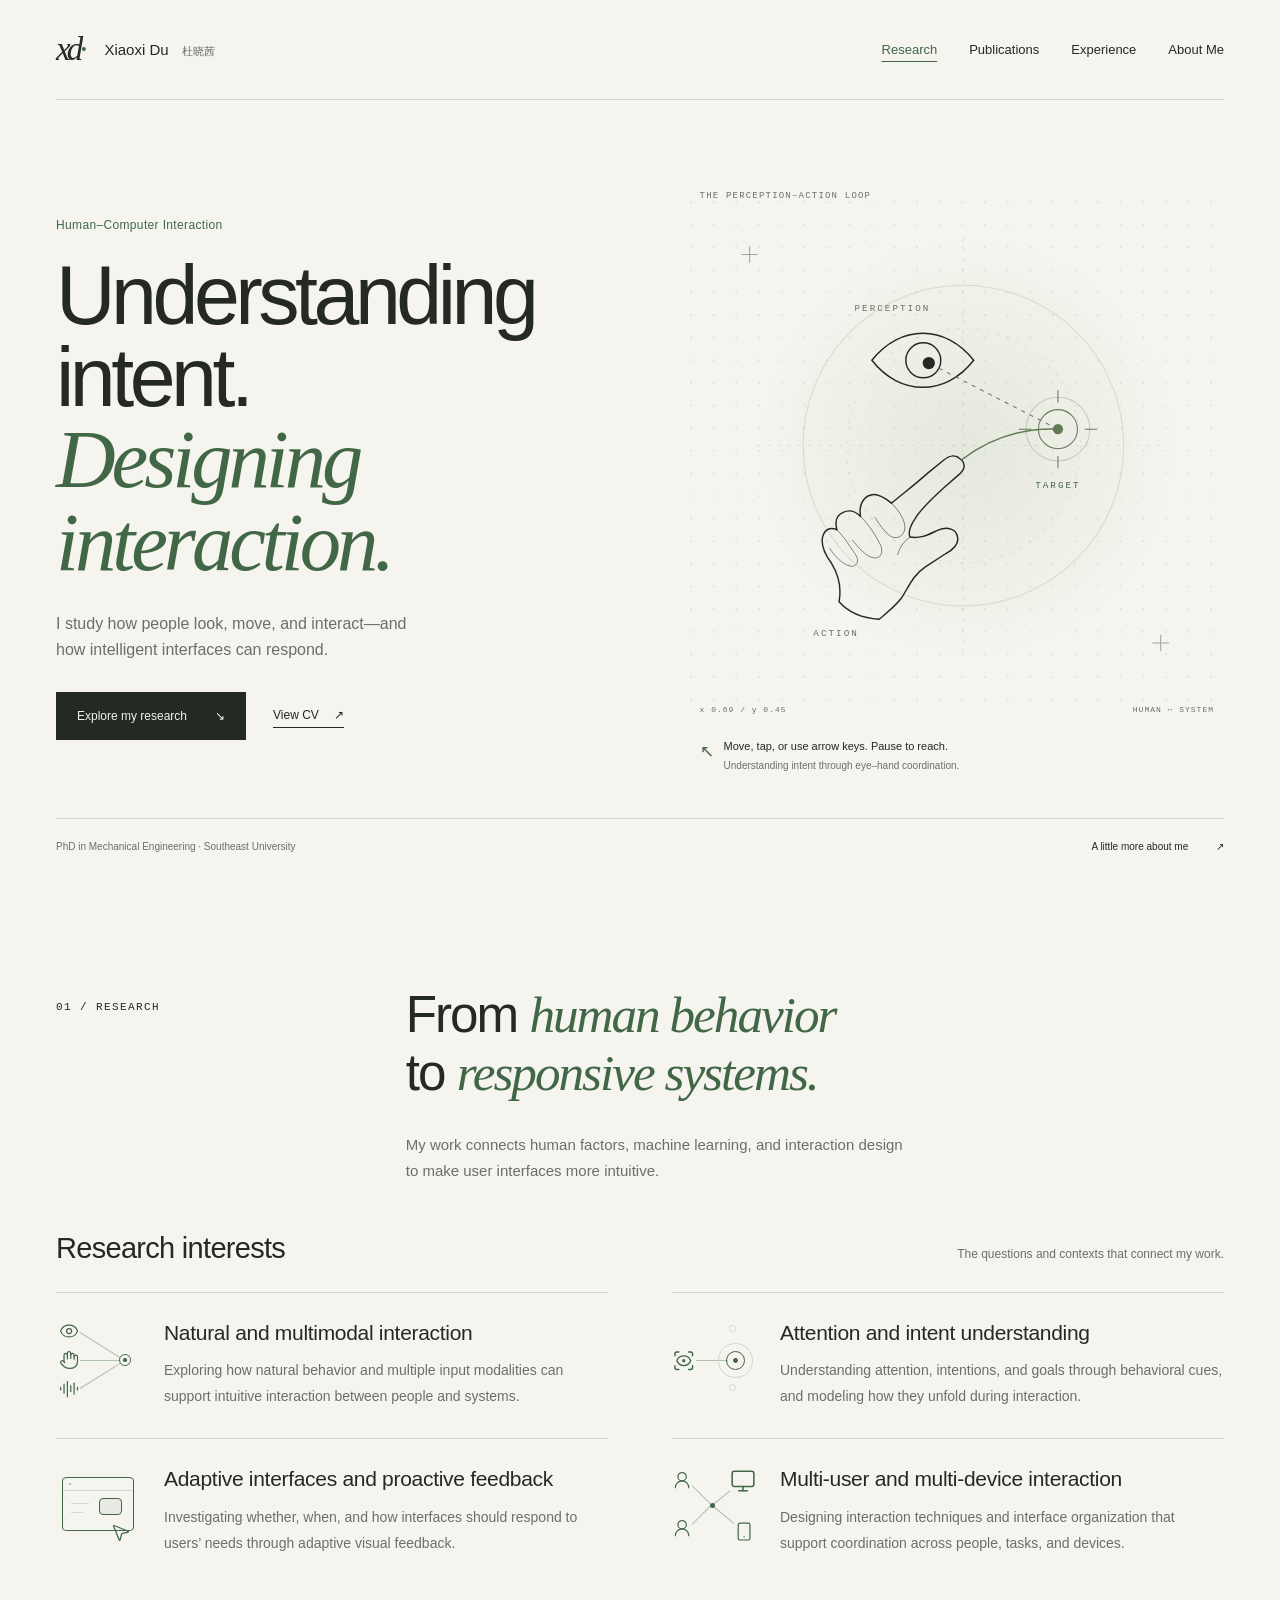
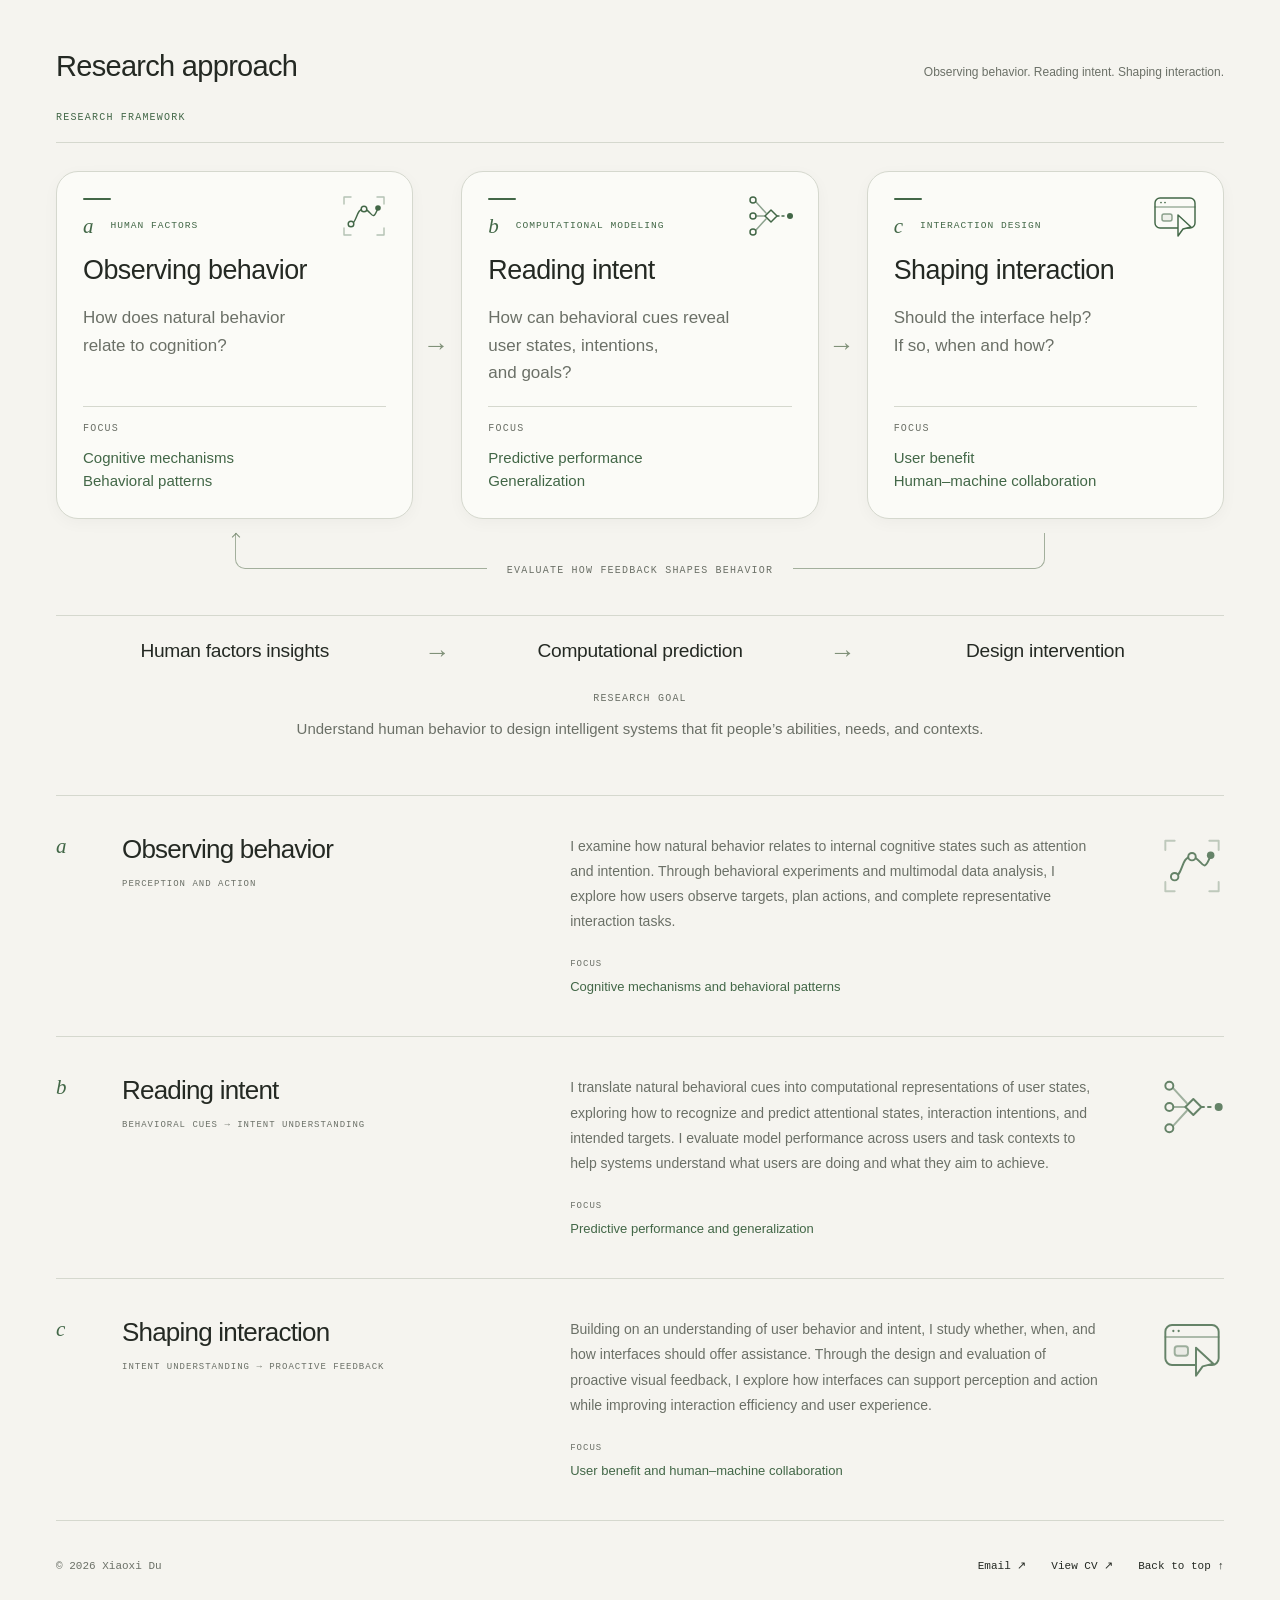
<file: index.html>
<!doctype html>
<html lang="en">
<head>
  <meta charset="utf-8">
  <meta name="viewport" content="width=device-width, initial-scale=1">
  <meta name="description" content="Xiaoxi Du researches human–computer interaction, multimodal intent recognition, and adaptive interfaces in virtual reality. PhD, Southeast University.">
  <meta name="theme-color" content="#f5f4ef">
  <meta property="og:title" content="Xiaoxi Du — Human–Computer Interaction">
  <meta property="og:description" content="Understanding intent. Designing interaction. Research at the intersection of human behavior, intelligent systems, and design.">
  <meta property="og:type" content="website">
  <title>Xiaoxi Du — Human–Computer Interaction</title>
  <link rel="icon" href="./favicon.svg" type="image/svg+xml">
  <link rel="stylesheet" href="./styles.css?v=about-20261112">
  <script src="./app.js?v=publications-20261111" defer></script>
  <link rel="stylesheet" href="./pages.css?v=20261112-research-details">
  <script src="./site.js?v=20261112-pages" defer></script>
  <link rel="stylesheet" href="./research.css?v=20261112-composite">
  <script src="./research.js?v=20261112-composite" defer></script>
</head>
<body data-page="research">
  <a class="skip-link" href="#main">Skip to content</a>
  <header class="header wrap site-header">
    <a class="identity" href="./index.html" aria-label="Xiaoxi Du, home"><span class="monogram" aria-hidden="true">xd<span>·</span></span><span>Xiaoxi Du <span class="name-zh" lang="zh">杜晓茜</span></span></a>
    <nav class="site-nav" aria-label="Main navigation"><a href="./index.html" aria-current="page">Research</a><a href="./publications.html">Publications</a><a href="./experience.html">Experience</a><a href="./about.html">About Me</a></nav>
  </header>
  <main id="main">
    <section class="hero wrap" aria-labelledby="hero-title">
      <div class="hero-grid">
        <div class="hero-copy">
          <p class="hero-kicker">Human–Computer Interaction</p>
          <h1 id="hero-title">Understanding<br>intent.<br><em>Designing</em><br><em>interaction.</em></h1>
          <p class="hero-description">I study how people look, move, and interact—and how intelligent interfaces can respond.</p>
          <div class="hero-links"><a class="button" href="#research">Explore my research <span aria-hidden="true">↘</span></a><a class="text-link" href="./cv.html">View CV <span aria-hidden="true">↗</span></a></div>
        </div>
        <div class="interaction-panel">
          <div class="figure-top"><span>THE PERCEPTION–ACTION LOOP</span></div>
          <div class="intent-stage" id="intent-stage" role="group" aria-label="Perception–action loop. Move your pointer, tap, or use arrow keys to position the target. Pause to let the hand approach." tabindex="0">
            <svg viewBox="0 0 520 490" fill="none" aria-hidden="true" id="intent-svg">
              <defs><pattern id="dots" width="22" height="22" patternUnits="userSpaceOnUse"><circle cx="1" cy="1" r=".8" fill="currentColor" opacity=".15"/></pattern><radialGradient id="glow"><stop stop-color="#91ac79" stop-opacity=".16"/><stop offset="1" stop-color="#91ac79" stop-opacity="0"/></radialGradient></defs>
              <rect width="520" height="490" fill="url(#dots)"/>
              <circle cx="270" cy="240" r="205" fill="url(#glow)"/>
              <circle cx="266" cy="238" r="156" stroke="currentColor" stroke-opacity=".12"/>
              <circle cx="266" cy="238" r="114" stroke="currentColor" stroke-opacity=".08" stroke-dasharray="3 7"/>
              <path d="M65 238H466M266 36V441" stroke="currentColor" stroke-opacity=".1" stroke-dasharray="3 7"/>
              <g id="hand-figure" stroke="currentColor" stroke-linecap="round" stroke-linejoin="round">
                <path d="M145 390 C148 374 144 363 138 353 C132 345 127 336 129 327 C131 319 137 317 143 320 C141 313 142 306 149 303 C155 300 161 302 166 307 C164 297 168 288 176 286 C183 284 191 290 196 294 C208 284 220 275 231 265 L247 252 C253 247 259 247 263 251 C268 255 268 260 263 265 L247 279 C236 289 225 299 219 309 C215 315 212 322 214 327 C225 329 233 324 242 320 C251 316 259 320 260 326 C262 332 258 338 249 343 L229 356 C217 364 213 375 206 386 C199 395 191 401 184 407 C166 406 153 399 145 390 Z" stroke-width="1.4"/>
                <path d="M196 294 C203 301 210 311 209 319 C208 326 201 330 195 326 C189 322 184 314 180 308 M166 307 C175 316 181 326 185 334 C189 342 185 349 178 347 C171 346 163 336 158 330 M143 320 C151 328 156 337 161 344 C166 351 161 357 155 355 C148 353 141 346 136 338 M214 327 Q205 333 202 344" stroke-width=".95" stroke-opacity=".56"/>
              </g>
              <path d="M177 155C204 120 249 120 276 155C249 190 204 190 177 155Z" stroke="currentColor" stroke-width="1.4"/>
              <circle cx="227" cy="155" r="17" stroke="currentColor" stroke-width="1.4"/>
              <circle id="pupil" cx="227" cy="155" r="6" fill="currentColor"/>
              <path id="gaze-line" d="M248 161L358 222" stroke="#607b53" stroke-width="1" stroke-dasharray="4 5"/>
              <path id="hand-line" d="M264 252Q308 216 358 222" stroke="#607b53" stroke-width="1.5"/>
              <g id="intent-target" transform="translate(358 222)"><circle r="31" stroke="#607b53" stroke-opacity=".3"/><circle r="19" stroke="#607b53"/><circle r="5" fill="#607b53"/><path d="M-38 0H-26M26 0H38M0-38V-26M0 26V38" stroke="#607b53"/></g>
              <text x="160" y="107" class="diagram-label">PERCEPTION</text><text x="120" y="423" class="diagram-label">ACTION</text><text id="target-label" x="358" y="280" text-anchor="middle" class="diagram-label accent-label">TARGET</text>
              <path d="M50 52H66M58 44V60M450 430H466M458 422V438" stroke="currentColor" stroke-opacity=".4"/>
            </svg>
            <div class="stage-coordinate" aria-hidden="true"><span id="coordinate">x .69 / y .45</span><span>HUMAN ↔ SYSTEM</span></div>
          </div>
          <p class="figure-caption"><span class="caption-arrow" aria-hidden="true">↖</span> Move, tap, or use arrow keys. Pause to reach.<br><span class="caption-muted">Understanding intent through eye–hand coordination.</span></p>
        </div>
      </div>
      <div class="hero-foot"><span>PhD in Mechanical Engineering · Southeast University</span><a href="./about.html">A little more about me <span aria-hidden="true">↗</span></a></div>
    </section>

    <section id="research" class="research section wrap" aria-labelledby="research-title">
      <div class="section-heading"><span class="eyebrow">01 / RESEARCH</span><h2 id="research-title">From <em>human behavior</em><br>to <em>responsive systems.</em></h2></div>
      <p class="section-intro">My work connects human factors, machine learning, and interaction design to make user interfaces more intuitive.</p>
      <section id="research-interests" class="research-interests" aria-labelledby="interests-title">
        <div class="research-part-heading"><h3 id="interests-title">Research interests</h3><p>The questions and contexts that connect my work.</p></div>
        <!-- Pictograms adapted from Lucide; see LICENSE-LUCIDE.txt. -->
        <div class="research-interest-grid">
          <article class="research-interest">
            <button type="button" class="interest-graphic" disabled aria-label="Animate the convergence of gaze, gesture, and voice cues"><span class="interest-diagram" aria-hidden="true">
                <span class="interest-connector interest-input-top"></span><span class="interest-connector interest-input-middle"></span><span class="interest-connector interest-input-bottom"></span>
                <span class="interest-symbol interest-source-eye"><svg xmlns="http://www.w3.org/2000/svg" width="16" height="16" viewBox="0 0 24 24" fill="none" stroke="currentColor" stroke-width="2" stroke-linecap="round" stroke-linejoin="round" aria-hidden="true"><path d="M2.062 12.348a1 1 0 0 1 0-.696 10.75 10.75 0 0 1 19.876 0 1 1 0 0 1 0 .696 10.75 10.75 0 0 1-19.876 0"></path><circle cx="12" cy="12" r="3"></circle></svg></span><span class="interest-symbol interest-source-hand"><svg xmlns="http://www.w3.org/2000/svg" width="16" height="16" viewBox="0 0 24 24" fill="none" stroke="currentColor" stroke-width="2" stroke-linecap="round" stroke-linejoin="round" aria-hidden="true"><path d="M18 11V6a2 2 0 0 0-2-2a2 2 0 0 0-2 2"></path><path d="M14 10V4a2 2 0 0 0-2-2a2 2 0 0 0-2 2v2"></path><path d="M10 10.5V6a2 2 0 0 0-2-2a2 2 0 0 0-2 2v8"></path><path d="M18 8a2 2 0 1 1 4 0v6a8 8 0 0 1-8 8h-2c-2.8 0-4.5-.86-5.99-2.34l-3.6-3.6a2 2 0 0 1 2.83-2.82L7 15"></path></svg></span><span class="interest-symbol interest-source-audio"><svg xmlns="http://www.w3.org/2000/svg" width="16" height="16" viewBox="0 0 24 24" fill="none" stroke="currentColor" stroke-width="2" stroke-linecap="round" stroke-linejoin="round" aria-hidden="true"><path d="M2 10v3"></path><path d="M6 6v11"></path><path d="M10 3v18"></path><path d="M14 8v7"></path><path d="M18 5v13"></path><path d="M22 10v3"></path></svg></span>
                <span class="interest-symbol interest-merge"></span><span class="interest-signal interest-signal-top"></span><span class="interest-signal interest-signal-middle"></span><span class="interest-signal interest-signal-bottom"></span>
              </span></button>
            <div class="research-interest-copy"><h4>Natural and multimodal interaction</h4><p>Exploring how natural behavior and multiple input modalities can support intuitive interaction between people and systems.</p></div>
          </article>
          <article class="research-interest">
            <button type="button" class="interest-graphic" disabled aria-label="Animate attention focusing on an intended target"><span class="interest-diagram" aria-hidden="true">
                <span class="interest-connector interest-attention-path"></span><span class="interest-symbol interest-attention-eye"><svg xmlns="http://www.w3.org/2000/svg" width="16" height="16" viewBox="0 0 24 24" fill="none" stroke="currentColor" stroke-width="2" stroke-linecap="round" stroke-linejoin="round" aria-hidden="true"><path d="M3 7V5a2 2 0 0 1 2-2h2"></path><path d="M17 3h2a2 2 0 0 1 2 2v2"></path><path d="M21 17v2a2 2 0 0 1-2 2h-2"></path><path d="M7 21H5a2 2 0 0 1-2-2v-2"></path><circle cx="12" cy="12" r="1"></circle><path d="M18.944 12.33a1 1 0 0 0 0-.66 7.5 7.5 0 0 0-13.888 0 1 1 0 0 0 0 .66 7.5 7.5 0 0 0 13.888 0"></path></svg></span>
                <span class="interest-target-faint interest-target-upper"></span><span class="interest-target-faint interest-target-lower"></span><span class="interest-target-halo"></span><span class="interest-target-focus"></span><span class="interest-signal interest-attention-signal"></span>
              </span></button>
            <div class="research-interest-copy"><h4>Attention and intent understanding</h4><p>Understanding attention, intentions, and goals through behavioral cues, and modeling how they unfold during interaction.</p></div>
          </article>
          <article class="research-interest">
            <button type="button" class="interest-graphic" disabled aria-label="Animate visual feedback responding to a pointer"><span class="interest-diagram" aria-hidden="true">
                <span class="interest-window"><span class="interest-window-top"></span><span class="interest-window-dot"></span><span class="interest-window-line one"></span><span class="interest-window-line two"></span><span class="interest-feedback"></span><span class="interest-symbol interest-feedback-check"><svg xmlns="http://www.w3.org/2000/svg" width="16" height="16" viewBox="0 0 24 24" fill="none" stroke="currentColor" stroke-width="2" stroke-linecap="round" stroke-linejoin="round" aria-hidden="true"><path d="M20 6 9 17l-5-5"></path></svg></span></span>
                <span class="interest-symbol interest-pointer"><svg xmlns="http://www.w3.org/2000/svg" width="16" height="16" viewBox="0 0 24 24" fill="none" stroke="currentColor" stroke-width="2" stroke-linecap="round" stroke-linejoin="round" aria-hidden="true"><path d="M4.037 4.688a.495.495 0 0 1 .651-.651l16 6.5a.5.5 0 0 1-.063.947l-6.124 1.58a2 2 0 0 0-1.438 1.435l-1.579 6.126a.5.5 0 0 1-.947.063z"></path></svg></span>
              </span></button>
            <div class="research-interest-copy"><h4>Adaptive interfaces and proactive feedback</h4><p>Investigating whether, when, and how interfaces should respond to users’ needs through adaptive visual feedback.</p></div>
          </article>
          <article class="research-interest">
            <button type="button" class="interest-graphic" disabled aria-label="Animate coordination between people and devices"><span class="interest-diagram" aria-hidden="true">
                <span class="interest-connector interest-network-a"></span><span class="interest-connector interest-network-b"></span><span class="interest-connector interest-network-c"></span><span class="interest-connector interest-network-d"></span>
                <span class="interest-symbol interest-person-top"><svg xmlns="http://www.w3.org/2000/svg" width="16" height="16" viewBox="0 0 24 24" fill="none" stroke="currentColor" stroke-width="2" stroke-linecap="round" stroke-linejoin="round" aria-hidden="true"><circle cx="12" cy="8" r="5"></circle><path d="M20 21a8 8 0 0 0-16 0"></path></svg></span><span class="interest-symbol interest-person-bottom"><svg xmlns="http://www.w3.org/2000/svg" width="16" height="16" viewBox="0 0 24 24" fill="none" stroke="currentColor" stroke-width="2" stroke-linecap="round" stroke-linejoin="round" aria-hidden="true"><circle cx="12" cy="8" r="5"></circle><path d="M20 21a8 8 0 0 0-16 0"></path></svg></span>
                <span class="interest-symbol interest-monitor"><svg xmlns="http://www.w3.org/2000/svg" width="16" height="16" viewBox="0 0 24 24" fill="none" stroke="currentColor" stroke-width="2" stroke-linecap="round" stroke-linejoin="round" aria-hidden="true"><rect width="20" height="14" x="2" y="3" rx="2"></rect><line x1="8" x2="16" y1="21" y2="21"></line><line x1="12" x2="12" y1="17" y2="21"></line></svg></span><span class="interest-symbol interest-phone"><svg xmlns="http://www.w3.org/2000/svg" width="16" height="16" viewBox="0 0 24 24" fill="none" stroke="currentColor" stroke-width="2" stroke-linecap="round" stroke-linejoin="round" aria-hidden="true"><rect width="14" height="20" x="5" y="2" rx="2" ry="2"></rect><path d="M12 18h.01"></path></svg></span><span class="interest-node interest-junction"></span><span class="interest-signal interest-network-signal"></span>
              </span></button>
            <div class="research-interest-copy"><h4>Multi-user and multi-device interaction</h4><p>Designing interaction techniques and interface organization that support coordination across people, tasks, and devices.</p></div>
          </article>
        </div>
      </section>
      <div class="research-part-heading research-approach-heading"><h3 id="approach-title">Research approach</h3><p>Observing behavior. Reading intent. Shaping interaction.</p></div>
      <figure class="research-framework" aria-labelledby="framework-title">
        <figcaption id="framework-title" class="framework-heading">RESEARCH FRAMEWORK</figcaption>
        <div class="framework-stages">
          <article class="framework-card">
            <div class="framework-meta"><span class="framework-letter">a</span><span>HUMAN FACTORS</span></div>
            <svg class="framework-icon" viewBox="0 0 48 48" fill="none" stroke="currentColor" stroke-width="1.45" stroke-linecap="round" stroke-linejoin="round" aria-hidden="true"><path d="M4 12V5h7M37 5h7v7M44 36v7h-7M11 43H4v-7" opacity=".38"/><path d="M11 32C17 32 16 16 24 17S32 32 38 16"/><circle cx="11" cy="32" r="2.8" fill="#fbfbf7"/><circle cx="24" cy="17" r="2.8" fill="#fbfbf7"/><circle cx="38" cy="16" r="2.8" fill="currentColor" stroke="none"/></svg>
            <h3>Observing behavior</h3>
            <p class="framework-question">How does natural behavior<br class="framework-desktop-break"> relate to cognition?</p>
            <div class="framework-focus"><span class="framework-label">FOCUS</span><ul><li>Cognitive mechanisms</li><li>Behavioral patterns</li></ul></div>
          </article>
          <article class="framework-card">
            <div class="framework-meta"><span class="framework-letter">b</span><span>COMPUTATIONAL MODELING</span></div>
            <svg class="framework-icon" viewBox="0 0 48 48" fill="none" stroke="currentColor" stroke-width="1.45" stroke-linecap="round" stroke-linejoin="round" aria-hidden="true"><path d="M10 10L20 21M10 24h9M10 38l10-11" opacity=".6"/><path d="M31 24h10" stroke-dasharray="2 3"/><circle cx="7" cy="8" r="3"/><circle cx="7" cy="24" r="3"/><circle cx="7" cy="40" r="3"/><path d="M19 24l6-6 6 6-6 6z"/><circle cx="44" cy="24" r="3" fill="currentColor" stroke="none"/></svg>
            <h3>Reading intent</h3>
            <p class="framework-question">How can behavioral cues reveal<br class="framework-desktop-break"> user states, intentions,<br class="framework-desktop-break"> and goals?</p>
            <div class="framework-focus"><span class="framework-label">FOCUS</span><ul><li>Predictive performance</li><li>Generalization</li></ul></div>
          </article>
          <article class="framework-card">
            <div class="framework-meta"><span class="framework-letter">c</span><span>INTERACTION DESIGN</span></div>
            <svg class="framework-icon" viewBox="0 0 48 48" fill="none" stroke="currentColor" stroke-width="1.45" stroke-linecap="round" stroke-linejoin="round" aria-hidden="true"><rect x="4" y="6" width="40" height="30" rx="5"/><path d="M4 15h40" opacity=".5"/><circle cx="10" cy="10.5" r=".85" fill="currentColor" stroke="none"/><circle cx="14" cy="10.5" r=".85" fill="currentColor" stroke="none"/><rect x="11" y="22" width="10" height="7" rx="2" fill="currentColor" fill-opacity=".07" stroke-opacity=".6"/><path d="M27 23v21l5-7 8-2z" fill="#fbfbf7"/></svg>
            <h3>Shaping interaction</h3>
            <p class="framework-question">Should the interface help?<br class="framework-desktop-break"> If so, when and how?</p>
            <div class="framework-focus"><span class="framework-label">FOCUS</span><ul><li>User benefit</li><li>Human–machine collaboration</li></ul></div>
          </article>
        </div>
        <div class="framework-loop">
          <span class="framework-loop-line" aria-hidden="true"></span>
          <p><span class="framework-return" aria-hidden="true">↺</span> EVALUATE HOW FEEDBACK SHAPES BEHAVIOR</p>
        </div>
        <ol class="framework-process" aria-label="Research approach"><li>Human factors insights</li><li>Computational prediction</li><li>Design intervention</li></ol>
        <p class="framework-goal"><span class="framework-label">RESEARCH GOAL</span>Understand human behavior to design intelligent systems that fit people’s abilities, needs, and contexts.</p>
      </figure>
      <div class="research-list">
        <article class="research-row">
          <span class="row-number">a</span>
          <div class="research-title"><h3>Observing behavior</h3><span>PERCEPTION AND ACTION</span></div>
          <div class="research-detail">
            <p>I examine how natural behavior relates to internal cognitive states such as attention and intention. Through behavioral experiments and multimodal data analysis, I explore how users observe targets, plan actions, and complete representative interaction tasks.</p>
            <div class="research-focus"><span>FOCUS</span><p>Cognitive mechanisms and behavioral patterns</p></div>
          </div>
          <svg class="research-glyph" viewBox="0 0 48 48" fill="none" stroke="currentColor" stroke-width="1.45" stroke-linecap="round" stroke-linejoin="round" aria-hidden="true"><path d="M4 12V5h7M37 5h7v7M44 36v7h-7M11 43H4v-7" opacity=".38"/><path d="M11 32C17 32 16 16 24 17S32 32 38 16"/><circle cx="11" cy="32" r="2.8" fill="var(--paper)"/><circle cx="24" cy="17" r="2.8" fill="var(--paper)"/><circle cx="38" cy="16" r="2.8" fill="currentColor" stroke="none"/></svg>
        </article>
        <article class="research-row">
          <span class="row-number">b</span>
          <div class="research-title"><h3>Reading intent</h3><span>BEHAVIORAL CUES → INTENT UNDERSTANDING</span></div>
          <div class="research-detail">
            <p>I translate natural behavioral cues into computational representations of user states, exploring how to recognize and predict attentional states, interaction intentions, and intended targets. I evaluate model performance across users and task contexts to help systems understand what users are doing and what they aim to achieve.</p>
            <div class="research-focus"><span>FOCUS</span><p>Predictive performance and generalization</p></div>
          </div>
          <svg class="research-glyph" viewBox="0 0 48 48" fill="none" stroke="currentColor" stroke-width="1.45" stroke-linecap="round" stroke-linejoin="round" aria-hidden="true"><path d="M10 10L20 21M10 24h9M10 38l10-11" opacity=".6"/><path d="M31 24h10" stroke-dasharray="2 3"/><circle cx="7" cy="8" r="3"/><circle cx="7" cy="24" r="3"/><circle cx="7" cy="40" r="3"/><path d="M19 24l6-6 6 6-6 6z"/><circle cx="44" cy="24" r="3" fill="currentColor" stroke="none"/></svg>
        </article>
        <article class="research-row">
          <span class="row-number">c</span>
          <div class="research-title"><h3>Shaping interaction</h3><span>INTENT UNDERSTANDING → PROACTIVE FEEDBACK</span></div>
          <div class="research-detail">
            <p>Building on an understanding of user behavior and intent, I study whether, when, and how interfaces should offer assistance. Through the design and evaluation of proactive visual feedback, I explore how interfaces can support perception and action while improving interaction efficiency and user experience.</p>
            <div class="research-focus"><span>FOCUS</span><p>User benefit and human–machine collaboration</p></div>
          </div>
          <svg class="research-glyph" viewBox="0 0 48 48" fill="none" stroke="currentColor" stroke-width="1.45" stroke-linecap="round" stroke-linejoin="round" aria-hidden="true"><rect x="4" y="6" width="40" height="30" rx="5"/><path d="M4 15h40" opacity=".5"/><circle cx="10" cy="10.5" r=".85" fill="currentColor" stroke="none"/><circle cx="14" cy="10.5" r=".85" fill="currentColor" stroke="none"/><rect x="11" y="22" width="10" height="7" rx="2" fill="currentColor" fill-opacity=".07" stroke-opacity=".6"/><path d="M27 23v21l5-7 8-2z" fill="var(--paper)"/></svg>
        </article>
      </div>
    </section>

  </main>
  <footer class="footer wrap site-footer"><span>© <span data-year>2026</span> Xiaoxi Du</span><nav class="site-footer-links" aria-label="Contact and resources"><a href="mailto:duxiaoxi@seu.edu.cn">Email <span aria-hidden="true">↗</span></a><a href="./cv.html">View CV <span aria-hidden="true">↗</span></a><a href="#main">Back to top <span aria-hidden="true">↑</span></a></nav></footer>
</body>
</html>
</file>
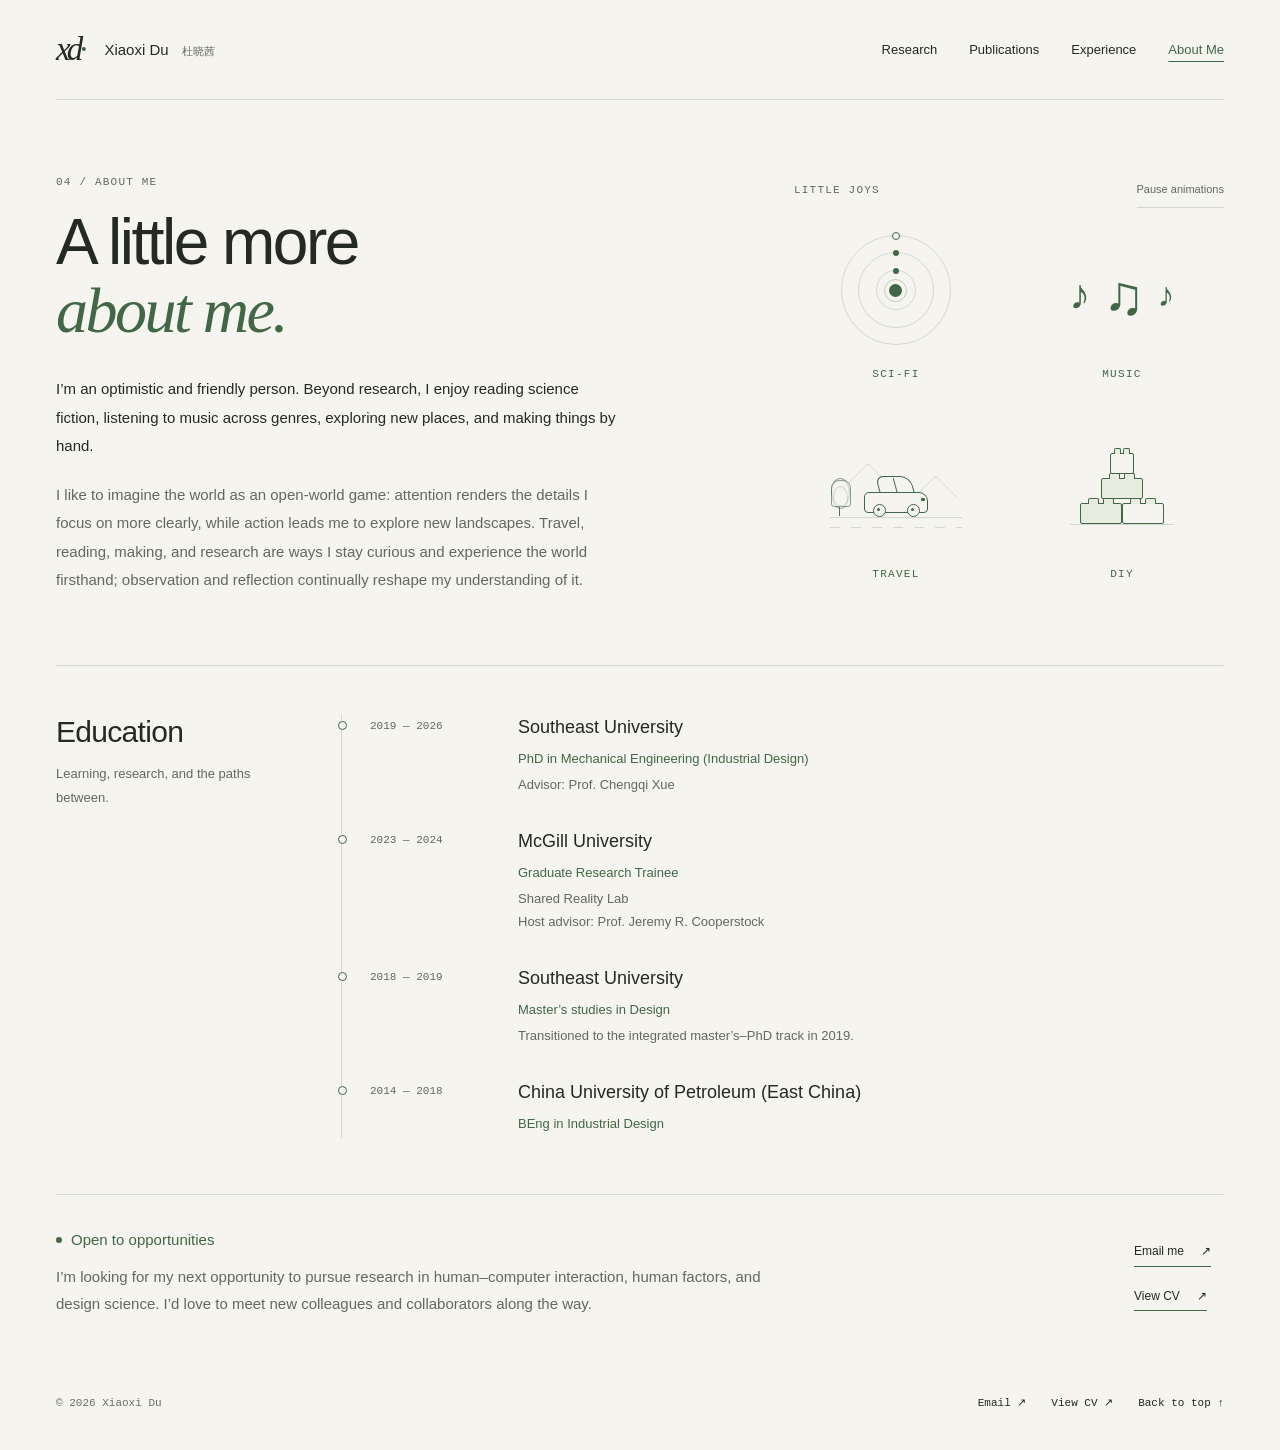
<file: about.html>
<!doctype html>
<html lang="en">
<head>
  <meta charset="utf-8">
  <meta name="viewport" content="width=device-width, initial-scale=1">
  <meta name="description" content="Meet Xiaoxi Du: an HCI researcher with a designer’s curiosity, a love of science fiction, music, travel, and making, and an interest in new research opportunities.">
  <meta name="theme-color" content="#f5f4ef">
  <meta property="og:title" content="About Me — Xiaoxi Du">
  <meta property="og:description" content="Staying curious through travel, reading, making, and research.">
  <meta property="og:type" content="website">
  <title>About Me — Xiaoxi Du</title>
  <link rel="icon" href="./favicon.svg" type="image/svg+xml">
  <link rel="stylesheet" href="./styles.css?v=about-20261112">
  <link rel="stylesheet" href="./about.css?v=20261112">
  <script src="./about.js?v=20261112" defer></script>
  <link rel="stylesheet" href="./pages.css?v=20261112-pages">
  <script src="./site.js?v=20261112-pages" defer></script>
</head>
<body data-page="about">
  <a class="skip-link" href="#main">Skip to content</a>
  <header class="header wrap site-header">
    <a class="identity" href="./index.html" aria-label="Xiaoxi Du, home"><span class="monogram" aria-hidden="true">xd<span>·</span></span><span>Xiaoxi Du <span class="name-zh" lang="zh">杜晓茜</span></span></a>
    <nav class="site-nav" aria-label="Main navigation"><a href="./index.html">Research</a><a href="./publications.html">Publications</a><a href="./experience.html">Experience</a><a href="./about.html" aria-current="page">About Me</a></nav>
  </header>
  <main id="main" class="about-page wrap">
    <div class="ab-top">
      <section class="ab-copy" aria-labelledby="ab-title">
        <div class="ab-eyebrow">04 / ABOUT ME</div>
        <h1 id="ab-title">A little more<br><em>about me.</em></h1>
        <p class="ab-personal">I’m an optimistic and friendly person. Beyond research, I enjoy reading science fiction, listening to music across genres, exploring new places, and making things by hand.</p>
        <p>I like to imagine the world as an open-world game: attention renders the details I focus on more clearly, while action leads me to explore new landscapes. Travel, reading, making, and research are ways I stay curious and experience the world firsthand; observation and reflection continually reshape my understanding of it.</p>
      </section>
      <section class="ab-interests" aria-label="Science fiction, music, travel, and making">
        <div class="ab-interests-heading"><span class="ab-eyebrow" id="ab-interests-title">LITTLE JOYS</span><button type="button" id="ab-motion-toggle" class="ab-motion" hidden aria-controls="ab-hobby-grid">Play animations</button></div>
        <div class="ab-hobbies" id="ab-hobby-grid" data-motion="paused" data-auto-motion="true">
          <figure class="ab-hobby"><div class="ab-scene" role="img" aria-label="Three planets orbit a small sun"><div class="ab-solar" aria-hidden="true"><span class="ab-sun"></span><span class="ab-orbit ab-orbit-one ab-animated"><span class="ab-planet"></span></span><span class="ab-orbit ab-orbit-two ab-animated"><span class="ab-planet"></span></span><span class="ab-orbit ab-orbit-three ab-animated"><span class="ab-planet"></span></span></div></div><figcaption>SCI-FI</figcaption></figure>
          <figure class="ab-hobby"><div class="ab-scene" role="img" aria-label="Three musical notes gently bounce"><div class="ab-notes" aria-hidden="true"><span class="ab-note ab-animated">♪</span><span class="ab-note ab-animated">♫</span><span class="ab-note ab-animated">♪</span></div></div><figcaption>MUSIC</figcaption></figure>
          <figure class="ab-hobby"><div class="ab-scene" role="img" aria-label="A small car travels past trees and distant mountains"><div class="ab-road-scene" aria-hidden="true"><div class="ab-hills ab-animated"><span class="ab-hill-segment"></span><span class="ab-hill-segment"></span></div><span class="ab-tree ab-tree-one ab-animated"></span><span class="ab-tree ab-tree-two ab-animated"></span><span class="ab-tree ab-tree-three ab-animated"></span><span class="ab-road"></span><span class="ab-road-dashes ab-animated"></span><div class="ab-car ab-animated"><span class="ab-car-roof"></span><span class="ab-car-body"></span><span class="ab-wheel ab-wheel-left ab-animated"></span><span class="ab-wheel ab-wheel-right ab-animated"></span></div></div></div><figcaption>TRAVEL</figcaption></figure>
          <figure class="ab-hobby"><div class="ab-scene" role="img" aria-label="Four building blocks stack into a small structure"><div class="ab-building" aria-hidden="true"><span class="ab-base"></span><span class="ab-brick ab-brick-one ab-animated"></span><span class="ab-brick ab-brick-two ab-animated"></span><span class="ab-brick ab-brick-three ab-animated"></span><span class="ab-brick ab-brick-four ab-animated"></span></div></div><figcaption>DIY</figcaption></figure>
        </div>
      </section>

    </div>
    <section class="ab-education" aria-labelledby="ab-education-title">
      <div class="ab-education-heading"><h2 id="ab-education-title">Education</h2><p>Learning, research, and the paths between.</p></div>
      <div class="ab-timeline">
        <article class="ab-education-entry"><span class="ab-date">2019 — 2026</span><div><h3>Southeast University</h3><p class="ab-degree">PhD in Mechanical Engineering (Industrial Design)</p><p>Advisor: Prof. Chengqi Xue</p></div></article>
        <article class="ab-education-entry"><span class="ab-date">2023 — 2024</span><div><h3>McGill University</h3><p class="ab-degree">Graduate Research Trainee</p><p>Shared Reality Lab<br>Host advisor: Prof. Jeremy R. Cooperstock</p></div></article>
        <article class="ab-education-entry"><span class="ab-date">2018 — 2019</span><div><h3>Southeast University</h3><p class="ab-degree">Master’s studies in Design</p><p>Transitioned to the integrated master’s–PhD track in 2019.</p></div></article>
        <article class="ab-education-entry"><span class="ab-date">2014 — 2018</span><div><h3>China University of Petroleum (East China)</h3><p class="ab-degree">BEng in Industrial Design</p></div></article>
      </div>
    </section>
    <section class="ab-next" id="contact" aria-labelledby="ab-open-title">
      <div><h2 class="ab-open" id="ab-open-title">Open to opportunities</h2><p>I’m looking for my next opportunity to pursue research in human–computer interaction, human factors, and design science. I’d love to meet new colleagues and collaborators along the way.</p></div>
      <div class="ab-contact"><a href="mailto:duxiaoxi@seu.edu.cn">Email me <span aria-hidden="true">↗</span></a><a href="./cv.html">View CV <span aria-hidden="true">↗</span></a></div>
    </section>
  </main>
  <footer class="footer wrap site-footer"><span>© <span data-year>2026</span> Xiaoxi Du</span><nav class="site-footer-links" aria-label="Contact and resources"><a href="mailto:duxiaoxi@seu.edu.cn">Email <span aria-hidden="true">↗</span></a><a href="./cv.html">View CV <span aria-hidden="true">↗</span></a><a href="#main">Back to top <span aria-hidden="true">↑</span></a></nav></footer>
</body>
</html>
</file>
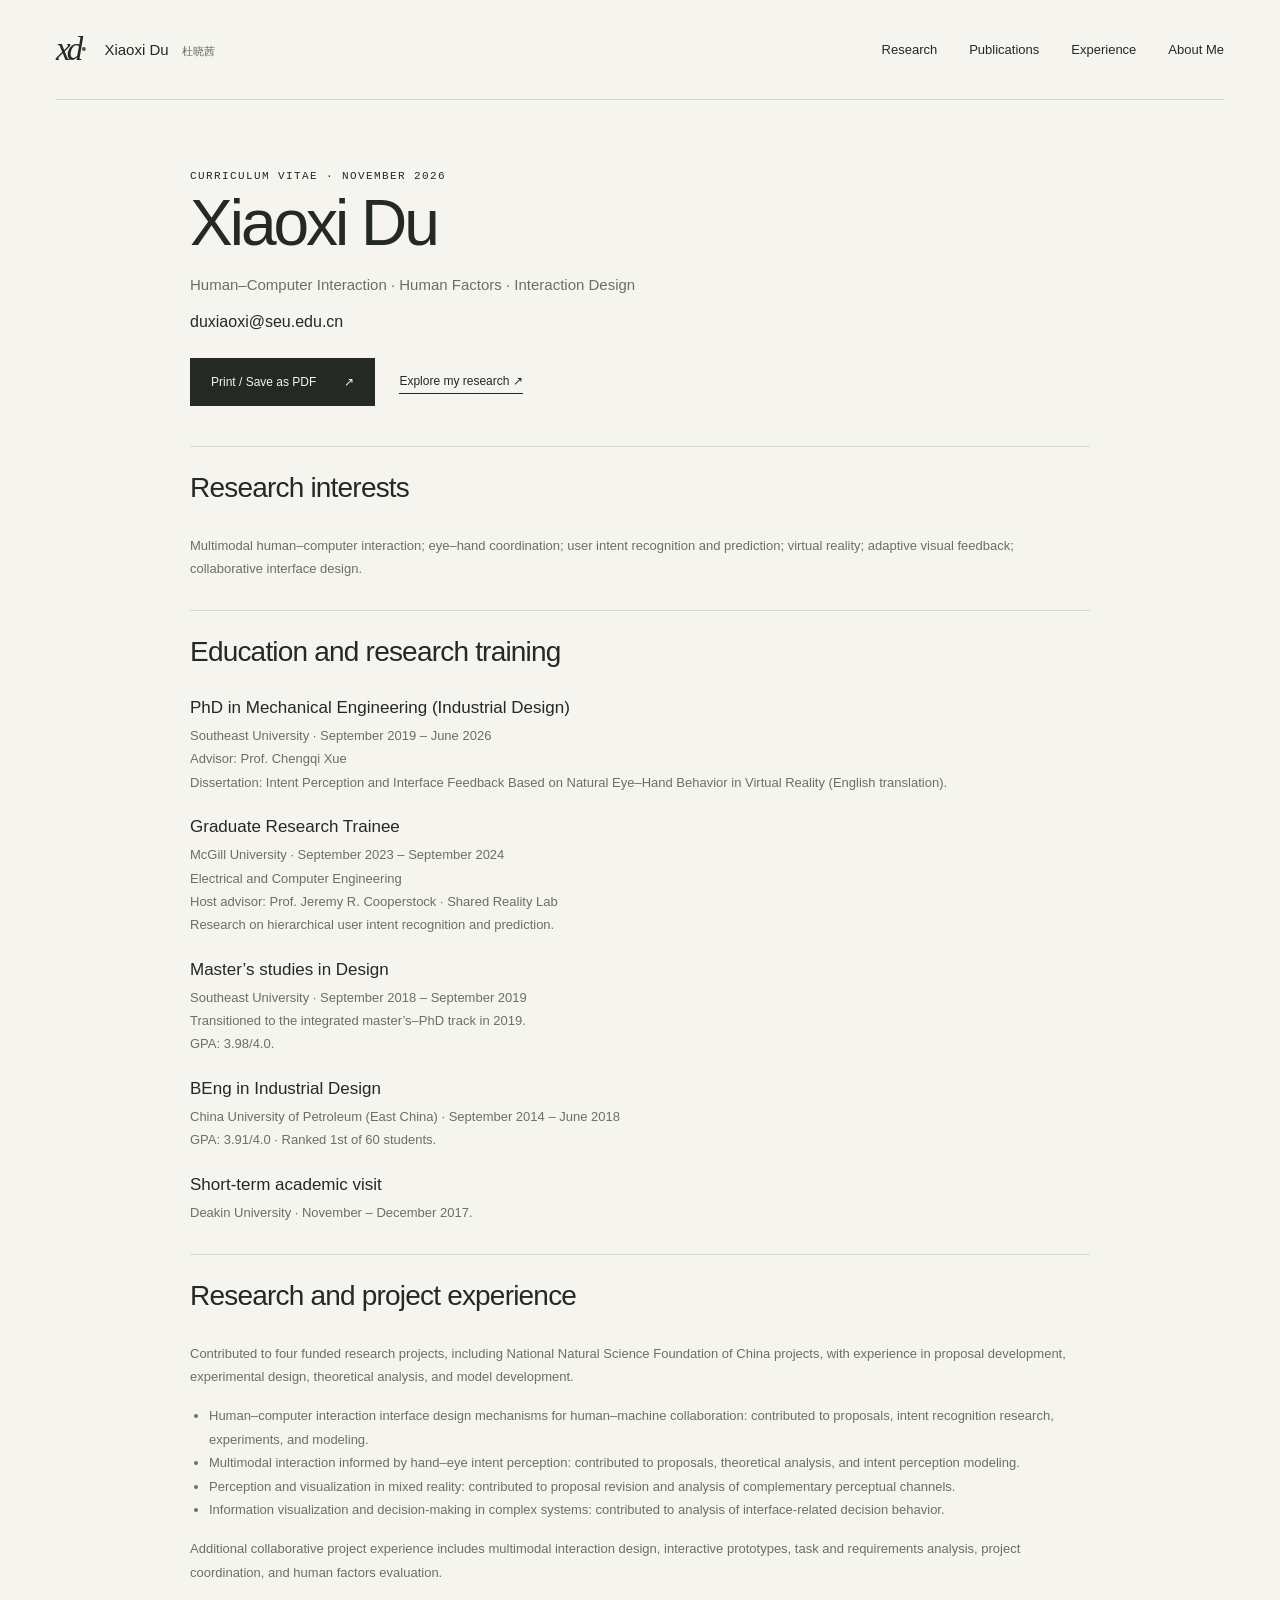
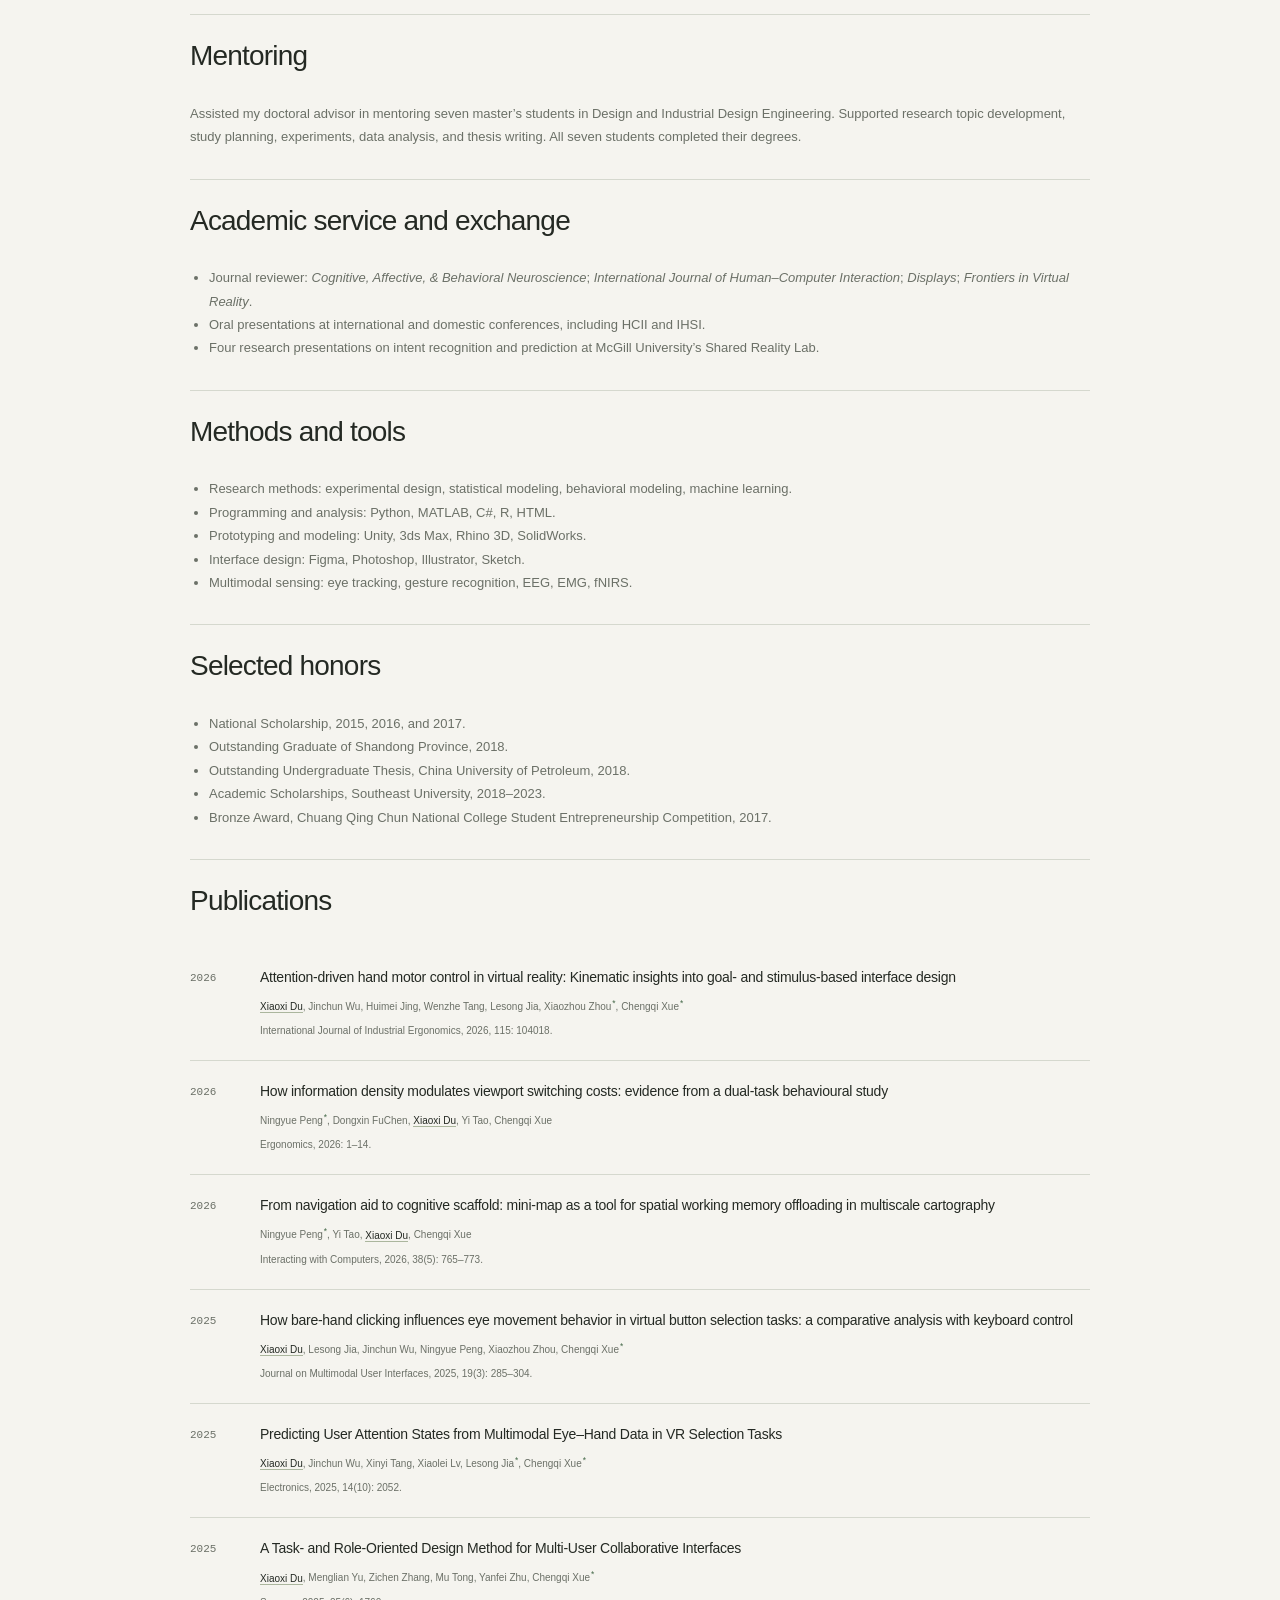
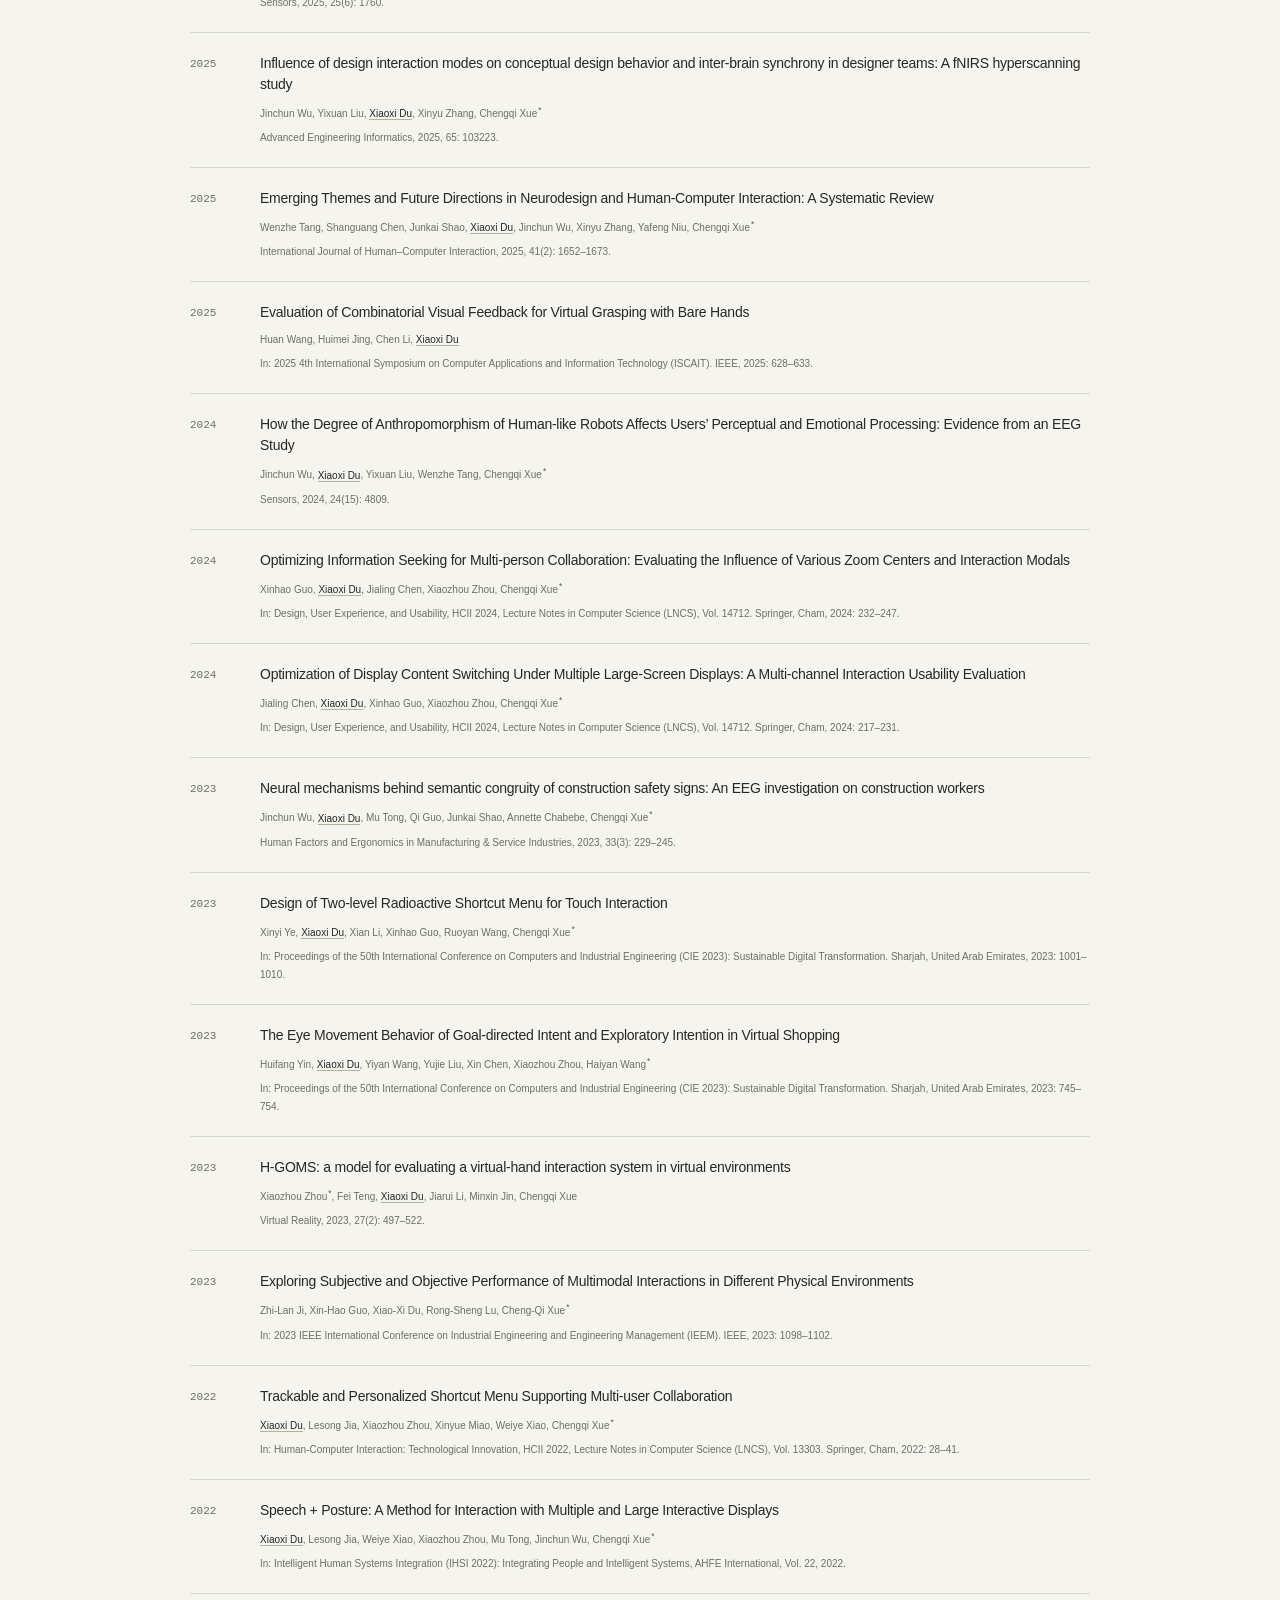
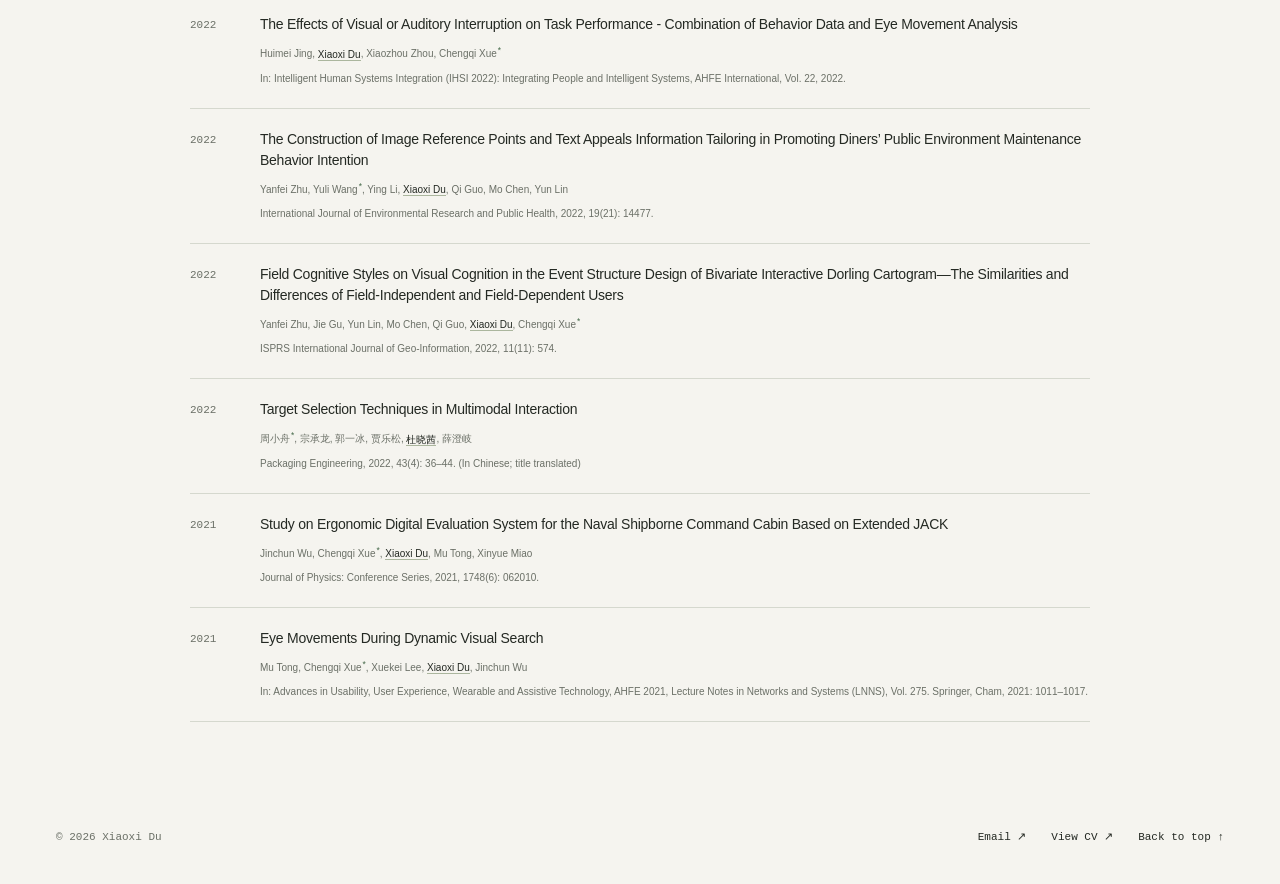
<file: cv.html>
<!doctype html>
<html lang="en">
<head><meta charset="utf-8"><meta name="viewport" content="width=device-width, initial-scale=1"><meta name="description" content="Curriculum vitae of Xiaoxi Du — research in human–computer interaction, multimodal intent recognition, and virtual reality."><title>Curriculum Vitae — Xiaoxi Du</title><link rel="icon" href="./favicon.svg" type="image/svg+xml"><link rel="stylesheet" href="./styles.css?v=about-20261112"><script src="./publications.js?v=corresponding-20261111-2" defer></script><script src="./app.js?v=publications-20261111" defer></script>  <link rel="stylesheet" href="./pages.css?v=20261112-pages">
  <script src="./site.js?v=20261112-pages" defer></script>
</head>
<body data-page="cv">
  <a class="skip-link" href="#main">Skip to content</a>
  <header class="header wrap site-header">
    <a class="identity" href="./index.html" aria-label="Xiaoxi Du, home"><span class="monogram" aria-hidden="true">xd<span>·</span></span><span>Xiaoxi Du <span class="name-zh" lang="zh">杜晓茜</span></span></a>
    <nav class="site-nav" aria-label="Main navigation"><a href="./index.html">Research</a><a href="./publications.html">Publications</a><a href="./experience.html">Experience</a><a href="./about.html">About Me</a></nav>
  </header>
  <main id="main" class="cv-main wrap">
    <span class="eyebrow">CURRICULUM VITAE · NOVEMBER 2026</span><h1 class="cv-title">Xiaoxi Du</h1><p class="cv-subtitle">Human–Computer Interaction · Human Factors · Interaction Design</p><a href="mailto:duxiaoxi@seu.edu.cn">duxiaoxi@seu.edu.cn</a>
    <div class="cv-actions"><button class="button" id="print-cv" type="button">Print / Save as PDF <span aria-hidden="true">↗</span></button><a class="text-link" href="./index.html#research">Explore my research ↗</a></div>
    <section class="cv-section"><h2>Research interests</h2><p>Multimodal human–computer interaction; eye–hand coordination; user intent recognition and prediction; virtual reality; adaptive visual feedback; collaborative interface design.</p></section>
    <section class="cv-section">
      <h2>Education and research training</h2>
      <h3>PhD in Mechanical Engineering (Industrial Design)</h3><p>Southeast University · September 2019 – June 2026<br>Advisor: Prof. Chengqi Xue<br>Dissertation: Intent Perception and Interface Feedback Based on Natural Eye–Hand Behavior in Virtual Reality (English translation).</p>
      <h3>Graduate Research Trainee</h3><p>McGill University · September 2023 – September 2024<br>Electrical and Computer Engineering<br>Host advisor: Prof. Jeremy R. Cooperstock · Shared Reality Lab<br>Research on hierarchical user intent recognition and prediction.</p>
      <h3>Master’s studies in Design</h3><p>Southeast University · September 2018 – September 2019<br>Transitioned to the integrated master’s–PhD track in 2019.<br>GPA: 3.98/4.0.</p>
      <h3>BEng in Industrial Design</h3><p>China University of Petroleum (East China) · September 2014 – June 2018<br>GPA: 3.91/4.0 · Ranked 1st of 60 students.</p>
      <h3>Short-term academic visit</h3><p>Deakin University · November – December 2017.</p>
    </section>
    <section class="cv-section"><h2>Research and project experience</h2><p>Contributed to four funded research projects, including National Natural Science Foundation of China projects, with experience in proposal development, experimental design, theoretical analysis, and model development.</p><ul><li>Human–computer interaction interface design mechanisms for human–machine collaboration: contributed to proposals, intent recognition research, experiments, and modeling.</li><li>Multimodal interaction informed by hand–eye intent perception: contributed to proposals, theoretical analysis, and intent perception modeling.</li><li>Perception and visualization in mixed reality: contributed to proposal revision and analysis of complementary perceptual channels.</li><li>Information visualization and decision-making in complex systems: contributed to analysis of interface-related decision behavior.</li></ul><p>Additional collaborative project experience includes multimodal interaction design, interactive prototypes, task and requirements analysis, project coordination, and human factors evaluation.</p></section>
    <section class="cv-section"><h2>Mentoring</h2><p>Assisted my doctoral advisor in mentoring seven master’s students in Design and Industrial Design Engineering. Supported research topic development, study planning, experiments, data analysis, and thesis writing. All seven students completed their degrees.</p></section>
    <section class="cv-section"><h2>Academic service and exchange</h2><ul><li>Journal reviewer: <i>Cognitive, Affective, & Behavioral Neuroscience</i>; <i>International Journal of Human–Computer Interaction</i>; <i>Displays</i>; <i>Frontiers in Virtual Reality</i>.</li><li>Oral presentations at international and domestic conferences, including HCII and IHSI.</li><li>Four research presentations on intent recognition and prediction at McGill University’s Shared Reality Lab.</li></ul></section>
    <section class="cv-section"><h2>Methods and tools</h2><ul><li>Research methods: experimental design, statistical modeling, behavioral modeling, machine learning.</li><li>Programming and analysis: Python, MATLAB, C#, R, HTML.</li><li>Prototyping and modeling: Unity, 3ds Max, Rhino 3D, SolidWorks.</li><li>Interface design: Figma, Photoshop, Illustrator, Sketch.</li><li>Multimodal sensing: eye tracking, gesture recognition, EEG, EMG, fNIRS.</li></ul></section>
    <section class="cv-section"><h2>Selected honors</h2><ul><li>National Scholarship, 2015, 2016, and 2017.</li><li>Outstanding Graduate of Shandong Province, 2018.</li><li>Outstanding Undergraduate Thesis, China University of Petroleum, 2018.</li><li>Academic Scholarships, Southeast University, 2018–2023.</li><li>Bronze Award, Chuang Qing Chun National College Student Entrepreneurship Competition, 2017.</li></ul></section>
    <section class="cv-section"><h2>Publications</h2><div id="publication-list"></div><noscript><p>Enable JavaScript to display the publication list.</p></noscript></section>
  </main>
  <footer class="footer wrap site-footer"><span>© <span data-year>2026</span> Xiaoxi Du</span><nav class="site-footer-links" aria-label="Contact and resources"><a href="mailto:duxiaoxi@seu.edu.cn">Email <span aria-hidden="true">↗</span></a><a href="./cv.html">View CV <span aria-hidden="true">↗</span></a><a href="#main">Back to top <span aria-hidden="true">↑</span></a></nav></footer>
</body>
</html>
</file>
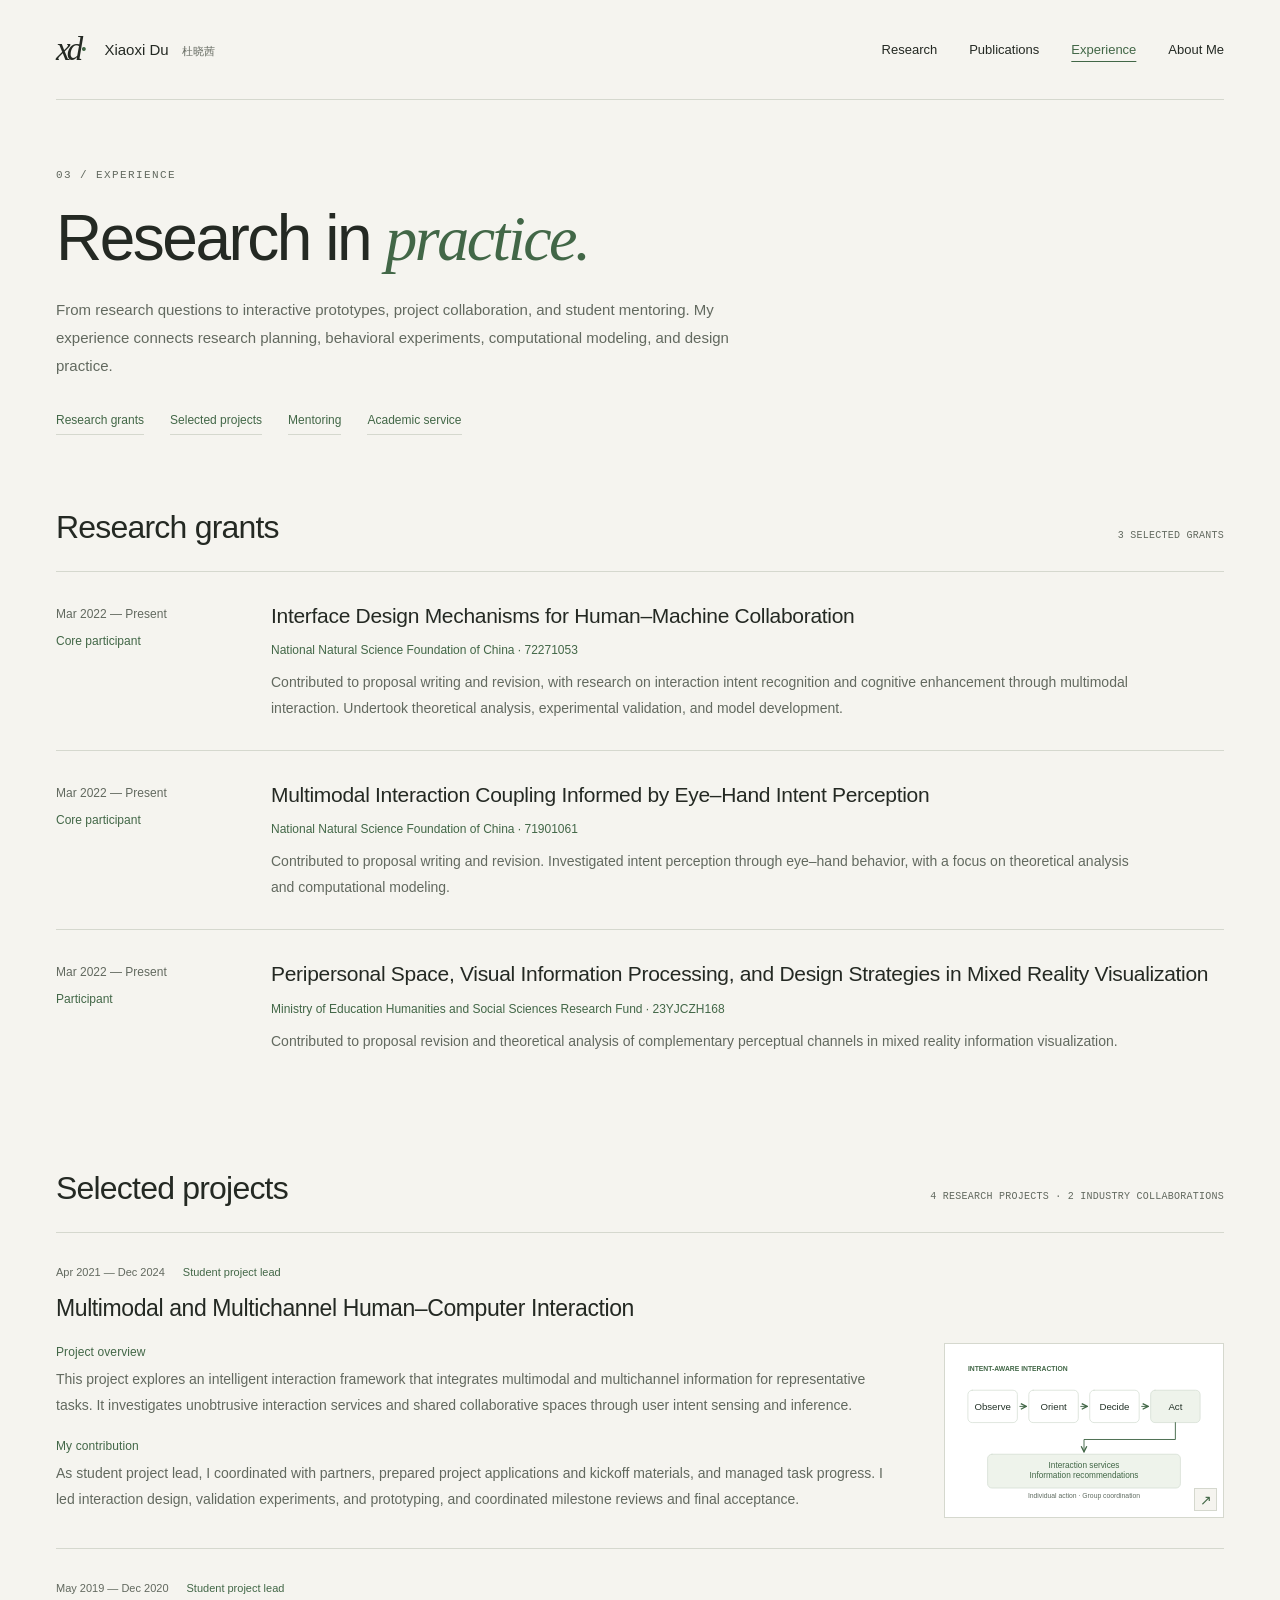
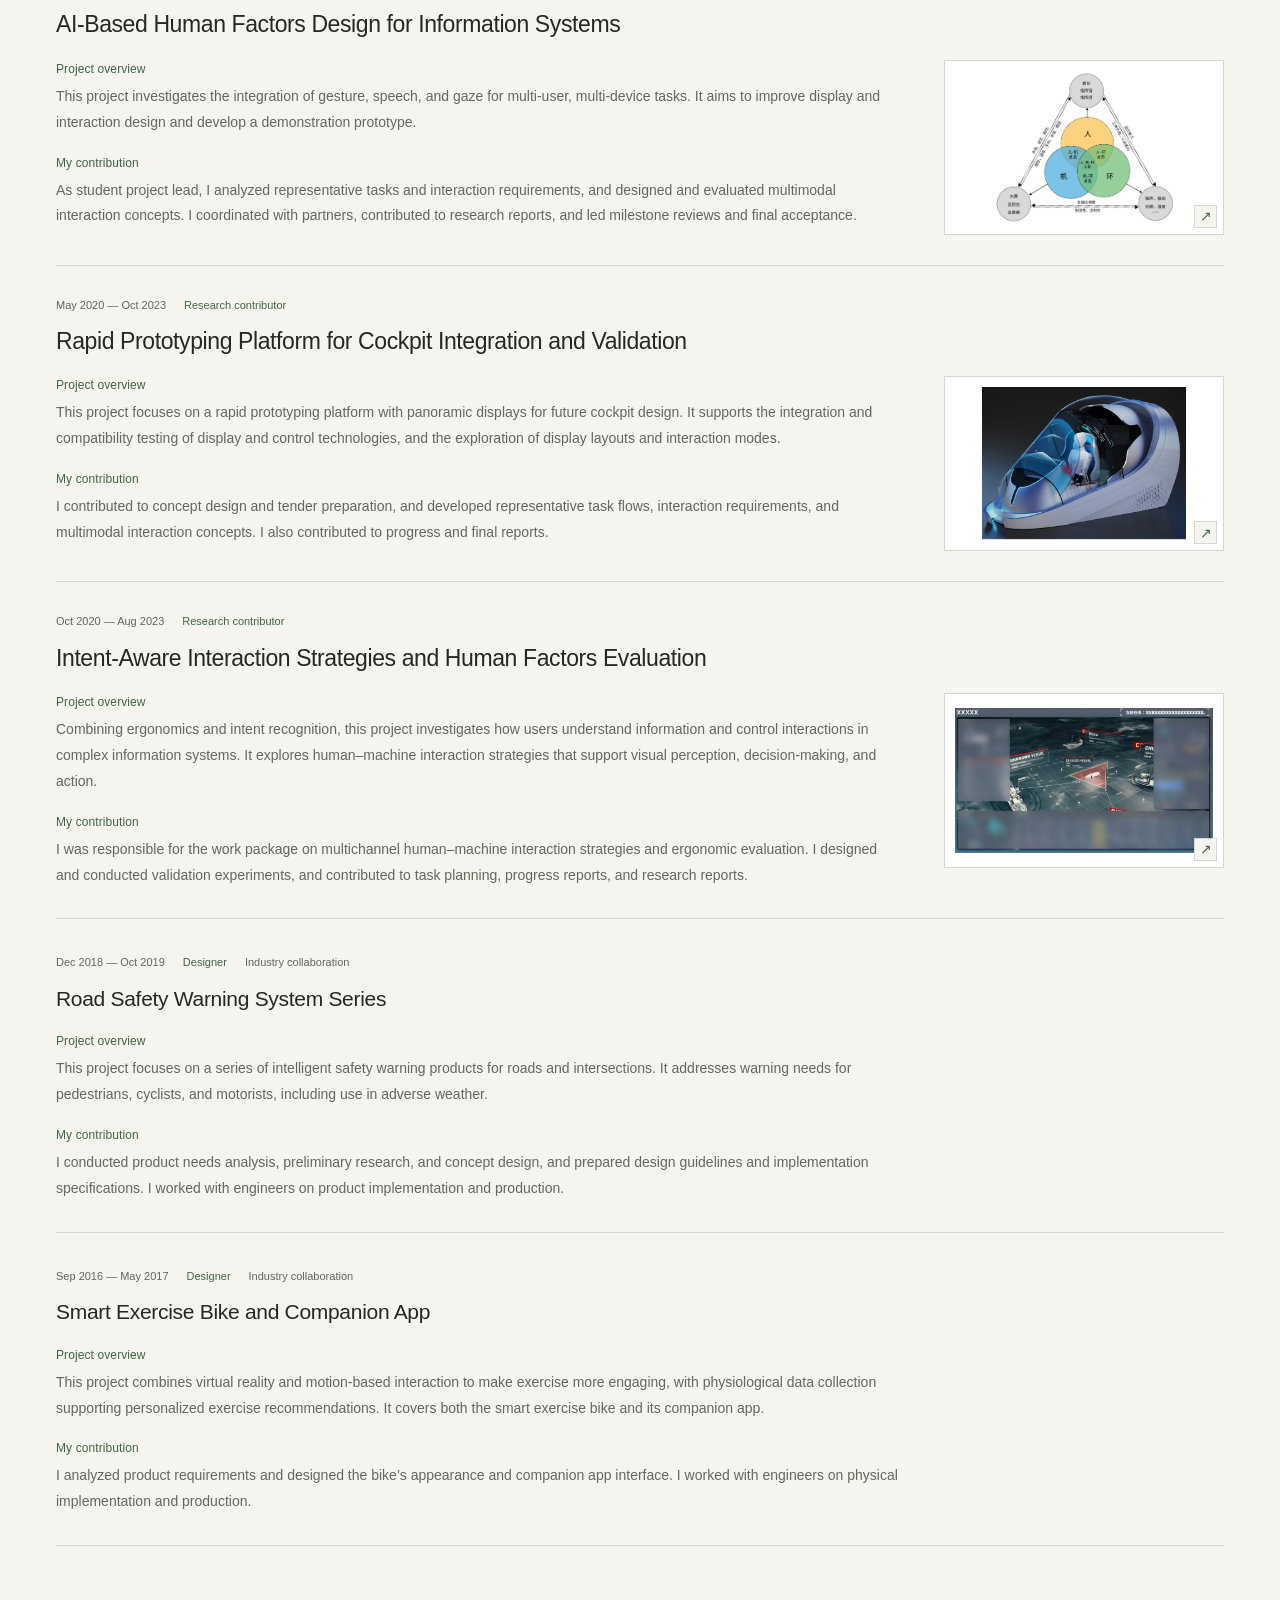
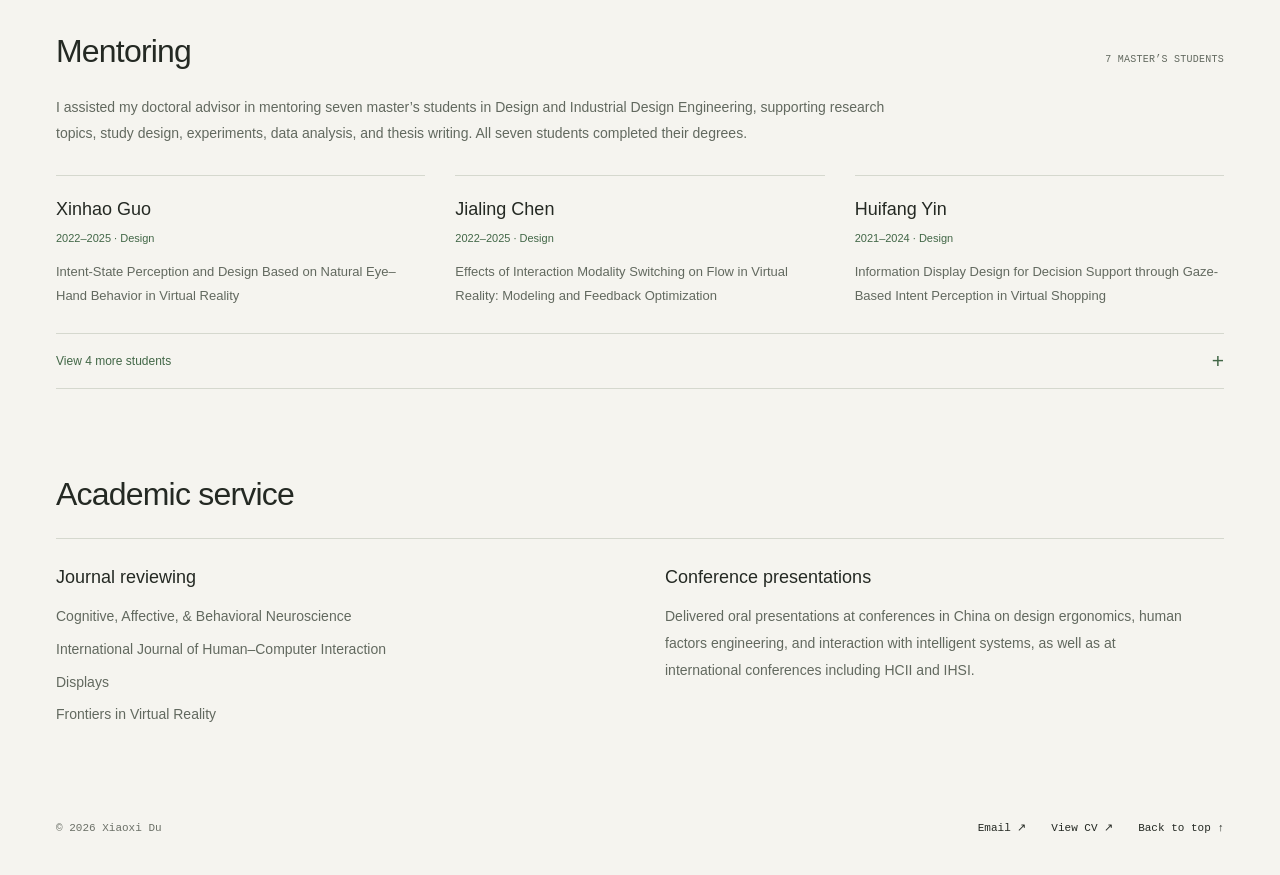
<file: experience.html>
<!doctype html>
<html lang="en">
<head>
  <meta charset="utf-8">
  <meta name="viewport" content="width=device-width, initial-scale=1">
  <meta name="description" content="Xiaoxi Du’s experience in funded research, multimodal interaction projects, design practice, student mentoring, and academic service.">
  <meta name="theme-color" content="#f5f4ef">
  <meta property="og:title" content="Experience — Xiaoxi Du">
  <meta property="og:description" content="From research questions to interactive prototypes, project collaboration, and student mentoring.">
  <meta property="og:type" content="website">
  <title>Experience — Xiaoxi Du</title>
  <link rel="icon" href="./favicon.svg" type="image/svg+xml">
  <link rel="stylesheet" href="./styles.css?v=about-20261112">
  <link rel="stylesheet" href="./experience.css?v=20261112-overviews">
  <script src="./experience.js?v=20261112-projects2" defer></script>
  <link rel="stylesheet" href="./pages.css?v=20261112-pages">
  <script src="./site.js?v=20261112-pages" defer></script>
</head>
<body data-page="experience">
  <a class="skip-link" href="#main">Skip to content</a>
  <header class="header wrap site-header">
    <a class="identity" href="./index.html" aria-label="Xiaoxi Du, home"><span class="monogram" aria-hidden="true">xd<span>·</span></span><span>Xiaoxi Du <span class="name-zh" lang="zh">杜晓茜</span></span></a>
    <nav class="site-nav" aria-label="Main navigation"><a href="./index.html">Research</a><a href="./publications.html">Publications</a><a href="./experience.html" aria-current="page">Experience</a><a href="./about.html">About Me</a></nav>
  </header>
  <main id="main" class="experience-page wrap">
    <div class="xp-hero">
      <div class="eyebrow">03 / EXPERIENCE</div>
      <h1>Research in <em>practice.</em></h1>
      <p>From research questions to interactive prototypes, project collaboration, and student mentoring. My experience connects research planning, behavioral experiments, computational modeling, and design practice.</p>
      <nav class="xp-jump-links" aria-label="On this page"><a href="#grants">Research grants</a><a href="#projects">Selected projects</a><a href="#mentoring">Mentoring</a><a href="#service">Academic service</a></nav>
    </div>

    <section id="grants" class="xp-section" aria-labelledby="xp-grants-title">
      <div class="xp-section-head"><h2 id="xp-grants-title">Research grants</h2><span class="xp-count">3 SELECTED GRANTS</span></div>
      <article class="xp-grant" data-grant="F1">
        <div class="xp-grant-meta"><span>Mar 2022 — Present</span><span class="xp-role">Core participant</span></div>
        <div><h3>Interface Design Mechanisms for Human–Machine Collaboration</h3><div class="xp-funder">National Natural Science Foundation of China · 72271053</div><p>Contributed to proposal writing and revision, with research on interaction intent recognition and cognitive enhancement through multimodal interaction. Undertook theoretical analysis, experimental validation, and model development.</p></div>
      </article>
      <article class="xp-grant" data-grant="F2">
        <div class="xp-grant-meta"><span>Mar 2022 — Present</span><span class="xp-role">Core participant</span></div>
        <div><h3>Multimodal Interaction Coupling Informed by Eye–Hand Intent Perception</h3><div class="xp-funder">National Natural Science Foundation of China · 71901061</div><p>Contributed to proposal writing and revision. Investigated intent perception through eye–hand behavior, with a focus on theoretical analysis and computational modeling.</p></div>
      </article>
      <article class="xp-grant" data-grant="F3">
        <div class="xp-grant-meta"><span>Mar 2022 — Present</span><span class="xp-role">Participant</span></div>
        <div><h3>Peripersonal Space, Visual Information Processing, and Design Strategies in Mixed Reality Visualization</h3><div class="xp-funder">Ministry of Education Humanities and Social Sciences Research Fund · 23YJCZH168</div><p>Contributed to proposal revision and theoretical analysis of complementary perceptual channels in mixed reality information visualization.</p></div>
      </article>
    </section>

    <section id="projects" class="xp-section" aria-labelledby="xp-projects-title">
      <div class="xp-section-head"><h2 id="xp-projects-title">Selected projects</h2><span class="xp-count">4 RESEARCH PROJECTS · 2 INDUSTRY COLLABORATIONS</span></div>
      <div class="xp-projects">
        <article class="xp-project" data-project="P1" aria-labelledby="project-p1-title">
          <header class="xp-project-header">
            <div class="xp-meta"><span>Apr 2021 — Dec 2024</span><span class="xp-role">Student project lead</span></div>
            <h3 id="project-p1-title">Multimodal and Multichannel Human–Computer Interaction</h3>
          </header>
          <div class="xp-project-copy">
            <div class="xp-copy-section">
              <h4>Project overview</h4>
              <p>This project explores an intelligent interaction framework that integrates multimodal and multichannel information for representative tasks. It investigates unobtrusive interaction services and shared collaborative spaces through user intent sensing and inference.</p>
            </div>
            <div class="xp-copy-section">
              <h4>My contribution</h4>
              <p>As student project lead, I coordinated with partners, prepared project applications and kickoff materials, and managed task progress. I led interaction design, validation experiments, and prototyping, and coordinated milestone reviews and final acceptance.</p>
            </div>
          </div>
          <a class="xp-image" href="./assets/projects/P1-framework.svg" data-project-image data-caption="A framework connecting observation, orientation, decision, and action with intent-aware support, contextual factors, and collaboration." aria-label="Enlarge image: Multimodal and Multichannel Human–Computer Interaction">
            <img src="./assets/projects/P1-overview.svg" width="720" height="420" loading="lazy" decoding="async" alt="Overview of observation, orientation, decision, and action, with interaction services and information recommendations. Open to view the complete framework.">
            <span class="xp-enlarge" aria-hidden="true">↗</span>
          </a>
        </article>
        <article class="xp-project" data-project="P2" aria-labelledby="project-p2-title">
          <header class="xp-project-header">
            <div class="xp-meta"><span>May 2019 — Dec 2020</span><span class="xp-role">Student project lead</span></div>
            <h3 id="project-p2-title">AI-Based Human Factors Design for Information Systems</h3>
          </header>
          <div class="xp-project-copy">
            <div class="xp-copy-section">
              <h4>Project overview</h4>
              <p>This project investigates the integration of gesture, speech, and gaze for multi-user, multi-device tasks. It aims to improve display and interaction design and develop a demonstration prototype.</p>
            </div>
            <div class="xp-copy-section">
              <h4>My contribution</h4>
              <p>As student project lead, I analyzed representative tasks and interaction requirements, and designed and evaluated multimodal interaction concepts. I coordinated with partners, contributed to research reports, and led milestone reviews and final acceptance.</p>
            </div>
          </div>
          <a class="xp-image" href="./assets/projects/P2.png" data-project-image aria-label="Enlarge image: AI-Based Human Factors Design for Information Systems">
            <img src="./assets/projects/P2.png" width="883" height="735" loading="lazy" decoding="async" alt="A human–machine–environment framework showing relationships among people, devices, and environmental conditions.">
            <span class="xp-enlarge" aria-hidden="true">↗</span>
          </a>
        </article>
        <article class="xp-project" data-project="P3" aria-labelledby="project-p3-title">
          <header class="xp-project-header">
            <div class="xp-meta"><span>May 2020 — Oct 2023</span><span class="xp-role">Research contributor</span></div>
            <h3 id="project-p3-title">Rapid Prototyping Platform for Cockpit Integration and Validation</h3>
          </header>
          <div class="xp-project-copy">
            <div class="xp-copy-section">
              <h4>Project overview</h4>
              <p>This project focuses on a rapid prototyping platform with panoramic displays for future cockpit design. It supports the integration and compatibility testing of display and control technologies, and the exploration of display layouts and interaction modes.</p>
            </div>
            <div class="xp-copy-section">
              <h4>My contribution</h4>
              <p>I contributed to concept design and tender preparation, and developed representative task flows, interaction requirements, and multimodal interaction concepts. I also contributed to progress and final reports.</p>
            </div>
          </div>
          <a class="xp-image" href="./assets/projects/P3.png" data-project-image aria-label="Enlarge image: Rapid Prototyping Platform for Cockpit Integration and Validation">
            <img src="./assets/projects/P3.png" width="1285" height="965" loading="lazy" decoding="async" alt="A rendered cockpit prototype with a curved enclosure, seat, and integrated visual displays.">
            <span class="xp-enlarge" aria-hidden="true">↗</span>
          </a>
        </article>
        <article class="xp-project" data-project="P4" aria-labelledby="project-p4-title">
          <header class="xp-project-header">
            <div class="xp-meta"><span>Oct 2020 — Aug 2023</span><span class="xp-role">Research contributor</span></div>
            <h3 id="project-p4-title">Intent-Aware Interaction Strategies and Human Factors Evaluation</h3>
          </header>
          <div class="xp-project-copy">
            <div class="xp-copy-section">
              <h4>Project overview</h4>
              <p>Combining ergonomics and intent recognition, this project investigates how users understand information and control interactions in complex information systems. It explores human–machine interaction strategies that support visual perception, decision-making, and action.</p>
            </div>
            <div class="xp-copy-section">
              <h4>My contribution</h4>
              <p>I was responsible for the work package on multichannel human–machine interaction strategies and ergonomic evaluation. I designed and conducted validation experiments, and contributed to task planning, progress reports, and research reports.</p>
            </div>
          </div>
          <a class="xp-image" href="./assets/projects/P4-interface.svg" data-project-image aria-label="Enlarge image: Intent-Aware Interaction Strategies and Human Factors Evaluation">
            <img src="./assets/projects/P4-interface.svg" width="1950" height="1090" loading="lazy" decoding="async" alt="A single interface combining a three-dimensional situational view and surrounding information panels.">
            <span class="xp-enlarge" aria-hidden="true">↗</span>
          </a>
        </article>
      </div>

      <div class="xp-text-projects">
        <article class="xp-text-project" data-project="P6" aria-labelledby="project-p6-title">
          <div class="xp-grant-meta"><span>Dec 2018 — Oct 2019</span><span class="xp-role">Designer</span><span>Industry collaboration</span></div>
          <div class="xp-project-copy">
            <h3 id="project-p6-title">Road Safety Warning System Series</h3>
            <div class="xp-copy-section">
              <h4>Project overview</h4>
              <p>This project focuses on a series of intelligent safety warning products for roads and intersections. It addresses warning needs for pedestrians, cyclists, and motorists, including use in adverse weather.</p>
            </div>
            <div class="xp-copy-section">
              <h4>My contribution</h4>
              <p>I conducted product needs analysis, preliminary research, and concept design, and prepared design guidelines and implementation specifications. I worked with engineers on product implementation and production.</p>
            </div>
          </div>
        </article>
        <article class="xp-text-project" data-project="P7" aria-labelledby="project-p7-title">
          <div class="xp-grant-meta"><span>Sep 2016 — May 2017</span><span class="xp-role">Designer</span><span>Industry collaboration</span></div>
          <div class="xp-project-copy">
            <h3 id="project-p7-title">Smart Exercise Bike and Companion App</h3>
            <div class="xp-copy-section">
              <h4>Project overview</h4>
              <p>This project combines virtual reality and motion-based interaction to make exercise more engaging, with physiological data collection supporting personalized exercise recommendations. It covers both the smart exercise bike and its companion app.</p>
            </div>
            <div class="xp-copy-section">
              <h4>My contribution</h4>
              <p>I analyzed product requirements and designed the bike’s appearance and companion app interface. I worked with engineers on physical implementation and production.</p>
            </div>
          </div>
        </article>
      </div>
    </section>

    <section id="mentoring" class="xp-section" aria-labelledby="xp-mentoring-title">
      <div class="xp-section-head"><h2 id="xp-mentoring-title">Mentoring</h2><span class="xp-count">7 MASTER’S STUDENTS</span></div>
      <p class="xp-mentoring-intro">I assisted my doctoral advisor in mentoring seven master’s students in Design and Industrial Design Engineering, supporting research topics, study design, experiments, data analysis, and thesis writing. All seven students completed their degrees.</p>
      <div class="xp-students">
        <article class="xp-student"><h3>Xinhao Guo</h3><div class="xp-student-meta">2022–2025 · Design</div><p>Intent-State Perception and Design Based on Natural Eye–Hand Behavior in Virtual Reality</p></article>
        <article class="xp-student"><h3>Jialing Chen</h3><div class="xp-student-meta">2022–2025 · Design</div><p>Effects of Interaction Modality Switching on Flow in Virtual Reality: Modeling and Feedback Optimization</p></article>
        <article class="xp-student"><h3>Huifang Yin</h3><div class="xp-student-meta">2021–2024 · Design</div><p>Information Display Design for Decision Support through Gaze-Based Intent Perception in Virtual Shopping</p></article>
      </div>
      <details class="xp-more">
        <summary><span class="xp-show-more">View 4 more students</span><span class="xp-show-less">Show fewer students</span><span class="xp-expand-mark" aria-hidden="true">+</span></summary>
        <div class="xp-students">
          <article class="xp-student"><h3>Xinyi Ye</h3><div class="xp-student-meta">2021–2024 · Industrial Design Engineering</div><p>Menu Design and Experimental Evaluation for Bare-Hand Interaction in Virtual Reality</p></article>
          <article class="xp-student"><h3>Zhilan Ji</h3><div class="xp-student-meta">2021–2024 · Industrial Design Engineering</div><p>Multimodal Coordination for Three-Dimensional Interface Tasks in Virtual Reality</p></article>
          <article class="xp-student"><h3>Menglian Yu</h3><div class="xp-student-meta">2021–2024 · Industrial Design Engineering</div><p>Role- and Task-Based Interface Service Design for Multi-User Collaboration</p></article>
          <article class="xp-student"><h3>Huimei Jing</h3><div class="xp-student-meta">2020–2023 · Design</div><p>Visual Feedback Strategies for Bare-Hand Selection Tasks in Virtual Reality</p></article>
        </div>
      </details>
    </section>

    <section id="service" class="xp-section" aria-labelledby="xp-service-title">
      <div class="xp-section-head"><h2 id="xp-service-title">Academic service</h2></div>
      <div class="xp-service">
        <div><h3>Journal reviewing</h3><ul><li>Cognitive, Affective, &amp; Behavioral Neuroscience</li><li>International Journal of Human–Computer Interaction</li><li>Displays</li><li>Frontiers in Virtual Reality</li></ul></div>
        <div><h3>Conference presentations</h3><p>Delivered oral presentations at conferences in China on design ergonomics, human factors engineering, and interaction with intelligent systems, as well as at international conferences including HCII and IHSI.</p></div>
      </div>
    </section>
  </main>
  <footer class="footer wrap site-footer"><span>© <span data-year>2026</span> Xiaoxi Du</span><nav class="site-footer-links" aria-label="Contact and resources"><a href="mailto:duxiaoxi@seu.edu.cn">Email <span aria-hidden="true">↗</span></a><a href="./cv.html">View CV <span aria-hidden="true">↗</span></a><a href="#main">Back to top <span aria-hidden="true">↑</span></a></nav></footer>

  <dialog id="project-image-viewer" class="xp-dialog" aria-labelledby="xp-dialog-title">
    <div class="xp-dialog-header"><h2 id="xp-dialog-title"></h2><button type="button" class="xp-dialog-close" aria-label="Close image viewer" autofocus>Close <span aria-hidden="true">×</span></button></div>
    <div class="xp-dialog-image"><img id="xp-dialog-image" alt=""></div>
    <div class="xp-dialog-footer"><p id="xp-dialog-caption"></p><a id="xp-original-link" target="_blank" rel="noopener noreferrer">Open full-size image <span aria-hidden="true">↗</span></a></div>
  </dialog>
</body>
</html>
</file>
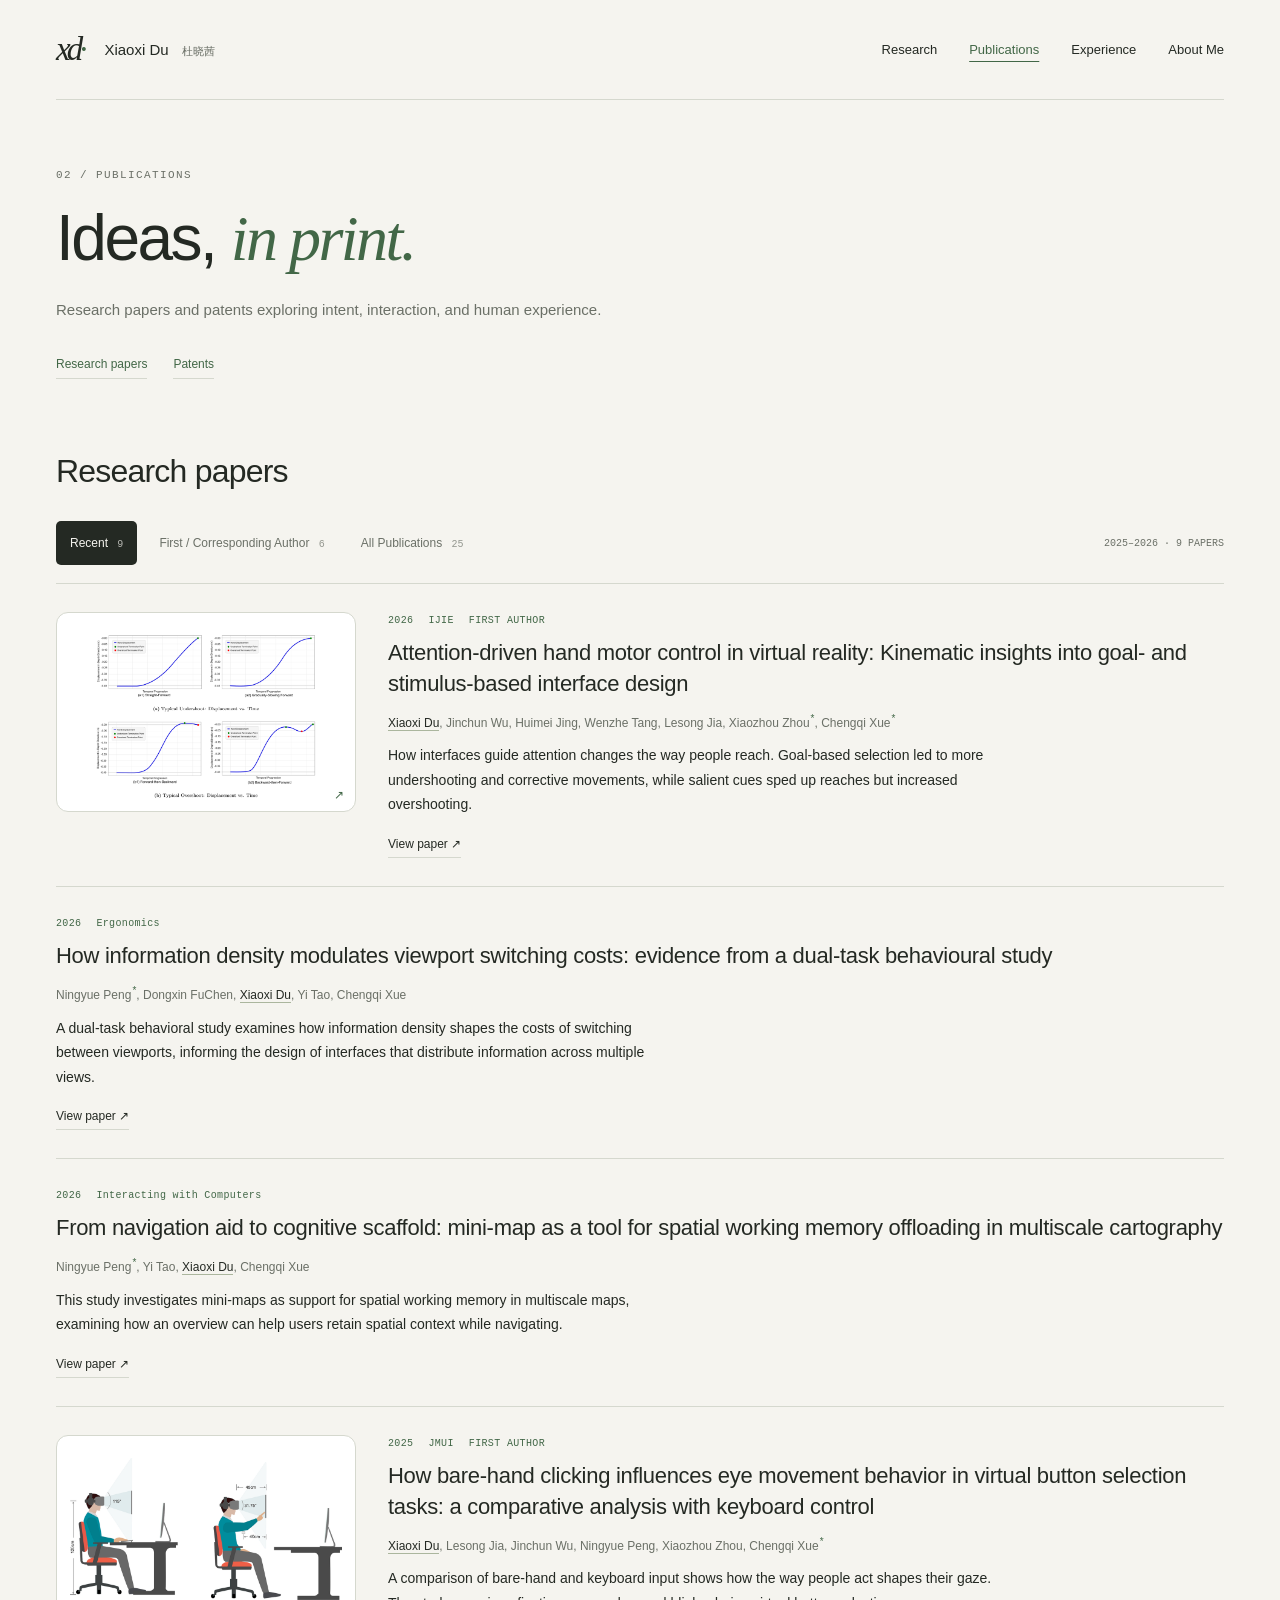
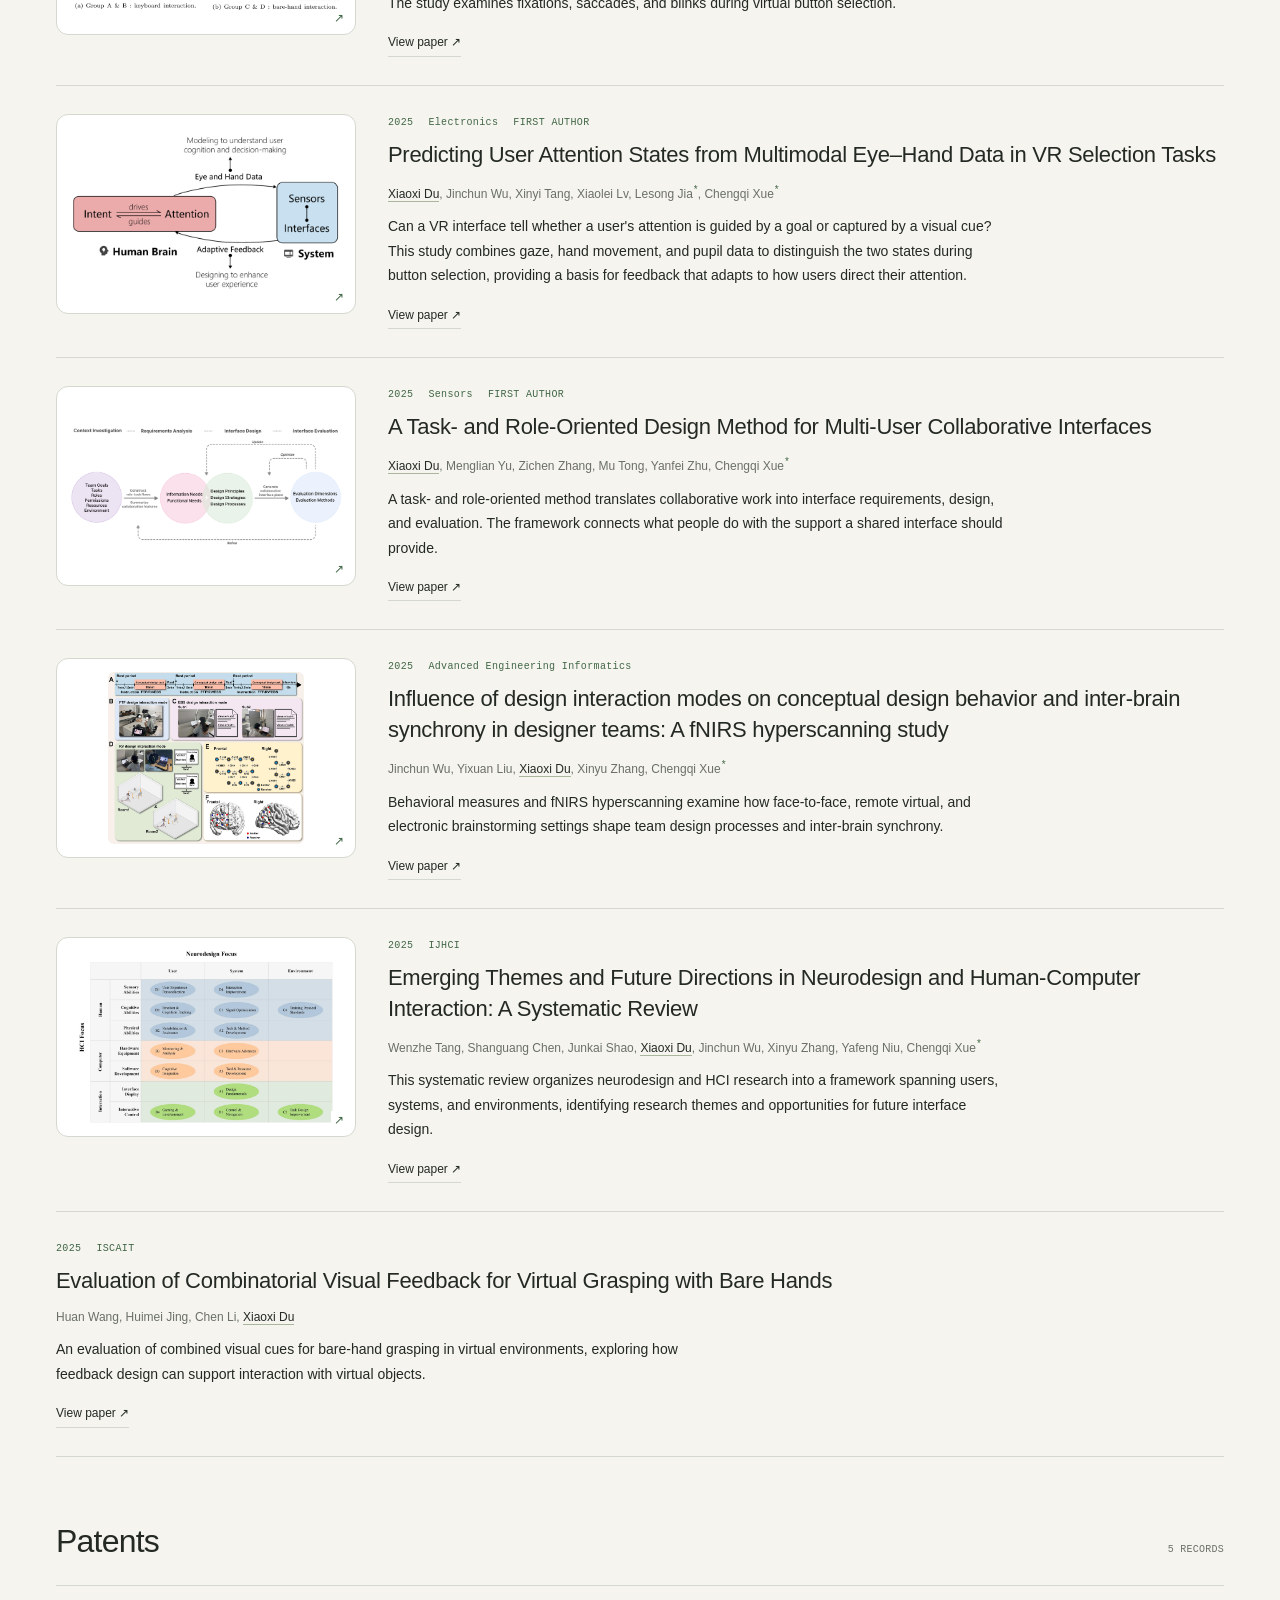
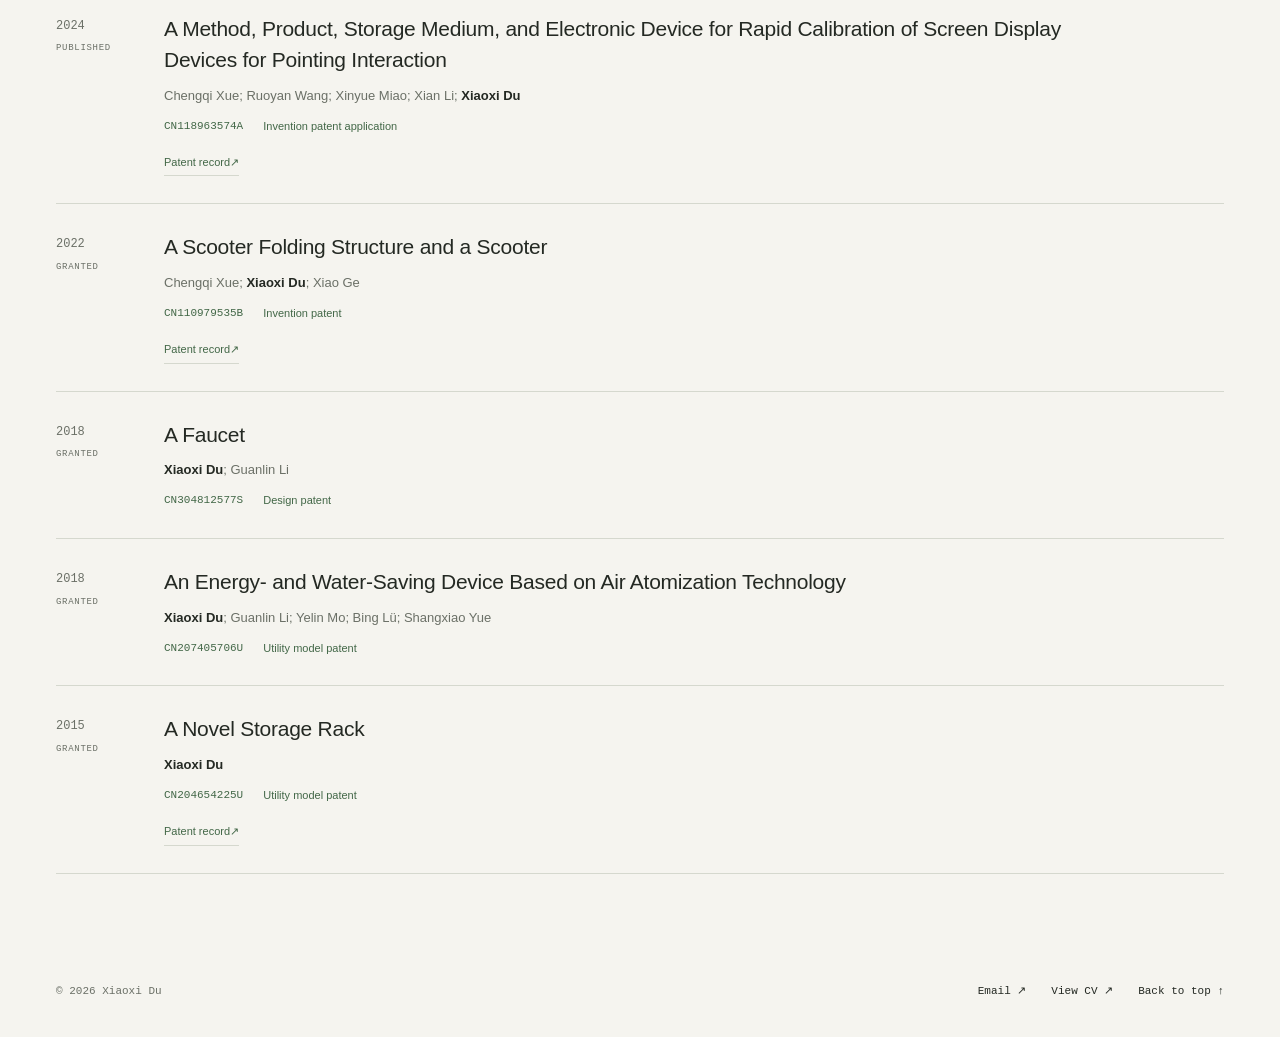
<file: publications.html>
<!doctype html>
<html lang="en">
<head>
  <meta charset="utf-8">
  <meta name="viewport" content="width=device-width, initial-scale=1">
  <meta name="description" content="Research papers and patents by Xiaoxi Du, spanning human–computer interaction, intent understanding, adaptive feedback, and design.">
  <meta name="theme-color" content="#f5f4ef">
  <meta property="og:title" content="Publications — Xiaoxi Du">
  <meta property="og:description" content="Research papers and patents on intent, interaction, and design.">
  <meta property="og:type" content="website">
  <title>Publications — Xiaoxi Du</title>
  <link rel="icon" href="./favicon.svg" type="image/svg+xml">
  <link rel="stylesheet" href="./styles.css?v=about-20261112">
  <link rel="stylesheet" href="./pages.css?v=20261112-pages">
  <script src="./site.js?v=20261112-pages" defer></script>
  <script src="./publications.js?v=corresponding-20261111-2" defer></script>
  <script src="./figures.js?v=publications-20261111" defer></script>
  <script src="./app.js?v=publications-20261111" defer></script>
</head>
<body data-page="publications">
  <a class="skip-link" href="#main">Skip to content</a>
  <header class="header wrap site-header">
    <a class="identity" href="./index.html" aria-label="Xiaoxi Du, home"><span class="monogram" aria-hidden="true">xd<span>·</span></span><span>Xiaoxi Du <span class="name-zh" lang="zh">杜晓茜</span></span></a>
    <nav class="site-nav" aria-label="Main navigation"><a href="./index.html">Research</a><a href="./publications.html" aria-current="page">Publications</a><a href="./experience.html">Experience</a><a href="./about.html">About Me</a></nav>
  </header>
  <main id="main" class="publications-page wrap">
    <div class="publications-hero">
      <div class="eyebrow">02 / PUBLICATIONS</div>
      <h1>Ideas, <em>in print.</em></h1>
      <p>Research papers and patents exploring intent, interaction, and human experience.</p>
      <nav class="publication-jump-links" aria-label="On this page"><a href="#papers">Research papers</a><a href="#patents">Patents</a></nav>
    </div>
    <section id="papers" class="publications papers-section" aria-labelledby="papers-title">
      <div class="publication-section-heading"><h2 id="papers-title">Research papers</h2></div>
      <div class="publication-toolbar"><div class="filters" role="group" aria-label="Filter publications"><button type="button" class="active" data-filter="recent" aria-pressed="true">Recent <span></span></button><button type="button" data-filter="lead" aria-pressed="false">First / Corresponding Author <span></span></button><button type="button" data-filter="all" aria-pressed="false">All Publications <span></span></button></div><span class="publication-count" id="publication-count" aria-live="polite"></span></div>
      <div id="publication-list" class="publication-list"></div>
      <noscript><p>Enable JavaScript to display and filter the publication list.</p></noscript>
    </section>
    <section id="patents" class="patents-section" aria-labelledby="patents-title">
      <div class="publication-section-heading"><h2 id="patents-title">Patents</h2><span>5 RECORDS</span></div>
      <div class="patent-list">
        <article class="patent-item" id="cn118963574a">
          <div class="patent-date"><time datetime="2024-11-15">2024</time><span>PUBLISHED</span></div>
          <div class="patent-copy"><h3><a href="https://patents.google.com/patent/CN118963574A/zh" target="_blank" rel="noopener noreferrer">A Method, Product, Storage Medium, and Electronic Device for Rapid Calibration of Screen Display Devices for Pointing Interaction</a></h3><p class="patent-inventors">Chengqi Xue; Ruoyan Wang; Xinyue Miao; Xian Li; <strong>Xiaoxi Du</strong></p><div class="patent-meta"><span class="patent-number">CN118963574A</span><span>Invention patent application</span></div><a class="patent-link" href="https://patents.google.com/patent/CN118963574A/zh" target="_blank" rel="noopener noreferrer" aria-label="View patent record CN118963574A">Patent record <span aria-hidden="true">↗</span></a></div>
        </article>
        <article class="patent-item" id="cn110979535b">
          <div class="patent-date"><time datetime="2022-06-28">2022</time><span>GRANTED</span></div>
          <div class="patent-copy"><h3><a href="https://patents.google.com/patent/CN110979535A/en" target="_blank" rel="noopener noreferrer">A Scooter Folding Structure and a Scooter</a></h3><p class="patent-inventors">Chengqi Xue; <strong>Xiaoxi Du</strong>; Xiao Ge</p><div class="patent-meta"><span class="patent-number">CN110979535B</span><span>Invention patent</span></div><a class="patent-link" href="https://patents.google.com/patent/CN110979535A/en" target="_blank" rel="noopener noreferrer" aria-label="View patent record CN110979535B">Patent record <span aria-hidden="true">↗</span></a></div>
        </article>
        <article class="patent-item" id="cn304812577s">
          <div class="patent-date"><time datetime="2018-09-11">2018</time><span>GRANTED</span></div>
          <div class="patent-copy"><h3>A Faucet</h3><p class="patent-inventors"><strong>Xiaoxi Du</strong>; Guanlin Li</p><div class="patent-meta"><span class="patent-number">CN304812577S</span><span>Design patent</span></div></div>
        </article>
        <article class="patent-item" id="cn207405706u">
          <div class="patent-date"><time datetime="2018-05-25">2018</time><span>GRANTED</span></div>
          <div class="patent-copy"><h3>An Energy- and Water-Saving Device Based on Air Atomization Technology</h3><p class="patent-inventors"><strong>Xiaoxi Du</strong>; Guanlin Li; Yelin Mo; Bing Lü; Shangxiao Yue</p><div class="patent-meta"><span class="patent-number">CN207405706U</span><span>Utility model patent</span></div></div>
        </article>
        <article class="patent-item" id="cn204654225u">
          <div class="patent-date"><time datetime="2015-09-23">2015</time><span>GRANTED</span></div>
          <div class="patent-copy"><h3><a href="https://patents.google.com/patent/CN204654225U/en" target="_blank" rel="noopener noreferrer">A Novel Storage Rack</a></h3><p class="patent-inventors"><strong>Xiaoxi Du</strong></p><div class="patent-meta"><span class="patent-number">CN204654225U</span><span>Utility model patent</span></div><a class="patent-link" href="https://patents.google.com/patent/CN204654225U/en" target="_blank" rel="noopener noreferrer" aria-label="View patent record CN204654225U">Patent record <span aria-hidden="true">↗</span></a></div>
        </article>
      </div>
    </section>
  </main>
  <footer class="footer wrap site-footer"><span>© <span data-year>2026</span> Xiaoxi Du</span><nav class="site-footer-links" aria-label="Contact and resources"><a href="mailto:duxiaoxi@seu.edu.cn">Email <span aria-hidden="true">↗</span></a><a href="./cv.html">View CV <span aria-hidden="true">↗</span></a><a href="#main">Back to top <span aria-hidden="true">↑</span></a></nav></footer>
</body>
</html>
</file>
<file: styles.css>
:root{--paper:#f5f4ef;--ink:#242923;--muted:#6b7067;--line:#d5d8ce;--green:#426747;--soft:#e8ecdf;--serif:Georgia,'Times New Roman',serif;--sans:'Helvetica Neue',Arial,sans-serif;--mono:Consolas,'Courier New',monospace}*{box-sizing:border-box}html{scroll-behavior:smooth;scroll-padding-top:90px}body{margin:0;background:var(--paper);color:var(--ink);font-family:var(--sans);font-size:16px;-webkit-font-smoothing:antialiased}::selection{background:#cedbbd;color:#1d3521}a{color:inherit;text-decoration:none}button{font:inherit}button,a{-webkit-tap-highlight-color:transparent}a:focus-visible,button:focus-visible,[tabindex]:focus-visible{outline:2px solid var(--green);outline-offset:7px}p{line-height:1.75}h1,h2,h3,h4,p{margin-top:0}h1,h2,h3,h4{font-weight:400}em{font-family:var(--serif);font-weight:400}svg{display:block}.wrap{width:calc(100% - 112px);max-width:1328px;margin:auto}.skip-link{position:fixed;top:-60px;left:20px;z-index:10;background:var(--ink);color:white;padding:12px}.skip-link:focus{top:10px}.header{height:100px;display:flex;align-items:center;justify-content:space-between;border-bottom:1px solid var(--line)}.identity{display:flex;align-items:center;gap:16px;font-size:15px;font-weight:500}.monogram{font-family:var(--serif);font-style:italic;font-size:33px;letter-spacing:-4px;padding-right:5px}.monogram span{color:var(--green)}.name-zh{font-size:11px;font-weight:400;color:var(--muted);padding-left:9px}.header nav{display:flex;align-items:center;gap:32px;font-size:13px}.header nav a{transition:color .2s}.header nav a:hover{color:var(--green)}.nav-contact{margin-left:18px}.nav-contact span{padding-left:8px}.hero{padding-top:39px}.eyebrow,.edition,.figure-top,.stage-coordinate,.diagram-label,.research-title>span,.keywords,.timeline-date,.publication-year,.publication-tag,.publication-count,.publication-note,.footer,.heading-note{font-family:var(--mono);font-weight:400}.eyebrow{font-size:11px;letter-spacing:1.4px;line-height:1.7}.status-dot{display:inline-block;width:6px;height:6px;border-radius:50%;background:var(--green);margin:0 9px 1px 0}.hero-top{display:flex;justify-content:space-between;align-items:center}.edition{font-size:10px;letter-spacing:1.2px;color:var(--muted)}.hero-grid{display:grid;grid-template-columns:1.12fr 1fr;gap:35px;align-items:center;padding:40px 0 42px}.hero h1{font-size:clamp(58px,6.45vw,93px);line-height:.99;letter-spacing:-4.5px;margin:0 0 27px;font-weight:400}.hero h1 em{color:var(--green);letter-spacing:-4px}.hero-description{font-size:16px;max-width:365px;color:var(--muted);line-height:1.65;margin-bottom:28px}.hero-links{display:flex;align-items:center;gap:27px}.button{display:inline-flex;align-items:center;gap:28px;background:var(--ink);color:var(--paper);font-size:12px;padding:16px 20px;border:1px solid var(--ink);transition:background .2s,transform .2s}.button:hover{background:var(--green);transform:translateY(-2px)}.text-link{font-size:12px;padding:5px 0;border-bottom:1px solid var(--ink)}.text-link span{margin-left:12px}.text-link:hover{color:var(--green)}.interaction-panel{max-width:540px;width:100%;margin-left:auto;margin-top:12px}.figure-top{display:flex;justify-content:space-between;font-size:9px;letter-spacing:1.2px;padding:0 10px;color:var(--muted)}.live-label{display:flex;align-items:center;gap:7px}.live-label span{width:4px;height:4px;background:var(--green);border-radius:50%}.intent-stage{position:relative;cursor:crosshair;touch-action:pan-y}.intent-stage svg{width:100%;height:auto}.diagram-label{font-size:9px;letter-spacing:2px;fill:var(--muted)}.accent-label{fill:var(--green)}.stage-coordinate{display:flex;justify-content:space-between;font-size:8px;letter-spacing:1px;color:var(--muted);padding:0 10px}.figure-caption{font-size:11px;line-height:1.8;margin:23px 10px 0;padding-left:24px;position:relative}.caption-arrow{position:absolute;left:0;color:var(--green);font-size:17px}.caption-muted{color:var(--muted);font-size:10px}.hero-foot{display:flex;align-items:center;justify-content:space-between;border-top:1px solid var(--line);padding:22px 0;color:var(--muted);font-size:10px}.hero-foot a{color:var(--ink)}.hero-foot a span{margin-left:25px}.section{padding-top:112px;scroll-margin-top:10px}.section-heading{display:grid;grid-template-columns:1fr 2.6fr;gap:35px;align-items:start}.section-heading>.eyebrow{padding-top:12px}h2{font-size:clamp(38px,4vw,58px);line-height:1.13;letter-spacing:-2px;margin-bottom:30px}h2 em{color:var(--green)}.section-intro{margin:0 0 43px calc((100% - 35px)/3.6 + 35px);max-width:510px;color:var(--muted);font-size:15px}.research-list{border-top:1px solid var(--line)}.research-row{display:grid;grid-template-columns:40px 1fr 1.25fr 100px;align-items:start;gap:26px;padding:38px 0;border-bottom:1px solid var(--line)}.row-number{font-family:var(--mono);font-size:10px;color:var(--muted);padding-top:7px}.research-title h3{font-size:26px;letter-spacing:-.8px;margin-bottom:11px}.research-title>span{font-size:8px;letter-spacing:1px;color:var(--muted)}.research-detail p{font-size:13px;line-height:1.8;color:var(--muted);margin-bottom:18px;max-width:470px}.keywords{display:flex;flex-wrap:wrap;gap:9px;font-size:9px;color:var(--green)}.keywords span{background:var(--soft);padding:5px 8px}.research-glyph{width:80px;height:70px;margin-left:auto;color:var(--green);opacity:.8}.heading-note{font-size:10px;color:var(--muted);margin:-12px 0 35px;line-height:1.8}.publication-toolbar{display:flex;align-items:center;justify-content:space-between;padding:6px 0 21px;border-bottom:1px solid var(--line)}.filters{display:flex;gap:9px;flex-wrap:wrap}.filters button{border:0;background:transparent;color:var(--muted);padding:9px 13px;font-size:11px;cursor:pointer;border-radius:2px;transition:background .2s,color .2s}.filters button:hover{background:var(--soft);color:var(--ink)}.filters button.active{background:var(--ink);color:var(--paper)}.filters button span{font-family:var(--mono);font-size:8px;margin-left:4px;opacity:.7}.publication-count{font-size:9px;color:var(--muted)}.publication-item{display:grid;grid-template-columns:80px 1fr 120px;gap:25px;padding:27px 0;border-bottom:1px solid var(--line)}.publication-year{font-size:11px;color:var(--muted);padding-top:5px}.publication-item h3{font-size:19px;line-height:1.5;letter-spacing:-.25px;max-width:890px;margin-bottom:10px}.publication-item h3 a:hover{text-decoration:underline;text-underline-offset:4px;text-decoration-thickness:1px}.publication-authors{font-size:11px;color:var(--muted);margin-bottom:6px;line-height:1.7}.publication-authors strong{color:var(--ink);font-weight:500;border-bottom:1px solid #abb69e}.publication-venue{font-size:11px;color:var(--muted);line-height:1.6;margin:0}.publication-tag{font-size:8px;color:var(--green);letter-spacing:.3px;display:block;text-align:right;padding-top:7px;line-height:1.6}.publication-note{font-size:9px;line-height:1.8;color:var(--muted);margin-top:20px}.about{padding-bottom:110px}.about-grid{display:grid;grid-template-columns:1.3fr 1fr;gap:110px;margin-top:20px}.about-copy{max-width:590px}.about-copy .large-copy{font-size:23px;line-height:1.5;letter-spacing:-.3px;color:var(--ink);margin-bottom:23px}.about-copy p{font-size:13px;color:var(--muted);line-height:1.9;margin-bottom:19px}.about-copy .text-link{display:inline-block;margin-top:10px}.trajectory{border-left:1px solid var(--line);padding-left:40px}.trajectory>.eyebrow{font-size:9px;color:var(--muted);margin-bottom:28px}.timeline-entry{position:relative;margin-bottom:27px}.timeline-entry:last-child{margin-bottom:0}.timeline-entry:before{content:'';position:absolute;left:-44px;top:5px;width:7px;height:7px;background:var(--paper);border:1px solid #899b7e;border-radius:50%}.timeline-date{font-size:9px;color:var(--muted);display:block;margin-bottom:8px}.timeline-entry h4{font-size:15px;line-height:1.5;margin-bottom:5px}.timeline-entry p{font-size:11px;line-height:1.7;color:var(--muted);margin-bottom:0}.practice-grid{display:grid;grid-template-columns:repeat(3,1fr);gap:40px;margin-top:65px;border-top:1px solid var(--line);padding-top:32px}.practice-grid .eyebrow{font-size:8px;color:var(--green)}.practice-grid h3{font-size:18px;line-height:1.45;letter-spacing:-.2px;margin:15px 0 12px}.practice-grid p{font-size:12px;line-height:1.9;color:var(--muted);margin-bottom:0}.contact{background:var(--ink);color:var(--paper)}.contact-inner{padding-top:65px;padding-bottom:54px}.contact .eyebrow{color:#b1bba6}.contact h2{font-size:clamp(42px,5.2vw,72px);margin-top:32px;line-height:1.1;letter-spacing:-2.5px}.contact h2 em{color:#bdcbaa}.contact-bottom{display:grid;grid-template-columns:1fr 1fr;gap:70px;align-items:end;margin-top:40px}.contact-bottom p{font-size:12px;color:#c0c5b9;max-width:360px;line-height:1.9;margin-bottom:0}.contact-email{font-size:clamp(17px,2.2vw,29px);letter-spacing:-.6px;padding-bottom:12px;border-bottom:1px solid #747c6d;display:flex;justify-content:space-between;align-items:center}.contact-email:hover{color:#bdcbaa}.footer{display:flex;justify-content:space-between;align-items:center;gap:20px;font-size:9px;padding-top:25px;padding-bottom:25px;color:var(--muted)}.footer a{color:var(--ink)}
/* Approved paper figures retain their full composition and open at full resolution. */
.publication-content,.publication-copy{min-width:0}.figure-open{overflow:hidden}.paper-figure-dialog{width:min(1180px,calc(100% - 40px),max(420px,calc(61vh * var(--figure-aspect,1) + 92px)),calc(var(--figure-native-width,1200px) + 92px));width:min(1180px,calc(100% - 40px),max(420px,calc(61dvh * var(--figure-aspect,1) + 92px)),calc(var(--figure-native-width,1200px) + 92px));max-height:92vh;max-height:92dvh;padding:0;border:1px solid var(--line);background:var(--paper);color:var(--ink)}.paper-figure-dialog::backdrop{background:rgba(24,30,24,.75)}.figure-dialog-content{padding:25px 30px 28px}.figure-dialog-header{display:flex;justify-content:space-between;align-items:center;gap:20px;margin-bottom:15px}.figure-dialog-close{padding:8px 10px;background:transparent;border:1px solid var(--line);font-size:12px;color:var(--ink);cursor:pointer}.figure-dialog-close span{margin-left:12px}.paper-figure-dialog h2{font-size:19px;line-height:1.5;letter-spacing:-.3px;margin:0 0 20px;max-width:850px}.figure-dialog-image{display:flex;justify-content:center;background:white;padding:15px}.figure-dialog-image img{display:block;max-width:100%;max-height:61vh;max-height:61dvh;width:auto;height:auto;object-fit:contain}.figure-dialog-caption{font-size:12px;line-height:1.7;margin:16px 0 12px;color:var(--muted)}.figure-dialog-links{display:flex;flex-wrap:wrap;gap:12px 30px;font-size:11px}.figure-dialog-links a{border-bottom:1px solid var(--line)}.figure-dialog-links a:hover{color:var(--green)}

@media(max-width:700px){.paper-figure-dialog{width:calc(100% - 20px);max-height:94vh;max-height:94dvh}.figure-dialog-content{padding:18px}.paper-figure-dialog h2{font-size:15px}.figure-dialog-image{padding:8px}.figure-dialog-image img{max-height:53vh;max-height:53dvh}.figure-dialog-caption{font-size:11px}.figure-dialog-header .eyebrow{font-size:9px}}
@media print{.publication-figure,.paper-figure-dialog{display:none}}

.publication-summary{max-width:65ch;margin:12px 0 0;font-size:13px;line-height:1.65;color:var(--ink)}
.publication-item.publication-item-compact{grid-template-columns:max-content minmax(0,1fr);padding:17px 0}
.publication-item-compact h3{margin-bottom:4px}
.publication-item-compact .publication-authors{margin-bottom:0}
.publication-corresponding{margin-left:1px;color:var(--green);font-weight:700}
.publication-reference{display:inline-block;margin-top:6px;font-size:11px;color:var(--green);text-decoration:underline;text-underline-offset:3px}
@media(max-width:360px){.hero .hero-copy h1{font-size:48px}.hero .hero-grid{grid-template-columns:minmax(0,1fr)}}
/* The CV shares the same type and visual language and also works on paper. */
.cv-main{max-width:900px;padding-top:65px;padding-bottom:70px}.cv-title{font-size:64px;letter-spacing:-3px;margin-bottom:12px}.cv-subtitle{color:var(--muted);font-size:15px}.cv-actions{display:flex;gap:24px;align-items:center;margin:27px 0 40px}.cv-actions button{cursor:pointer}.cv-section{border-top:1px solid var(--line);padding-top:25px;margin-top:30px}.cv-section h2{font-size:28px;letter-spacing:-.8px}.cv-section h3{font-size:17px;margin:23px 0 6px}.cv-section p,.cv-section li{font-size:13px;color:var(--muted);line-height:1.8}.cv-section ul{padding-left:19px}.cv-section .publication-item{grid-template-columns:50px 1fr;gap:20px;padding:20px 0}.cv-section .publication-tag{display:none}.cv-section .publication-item h3{font-size:14px;margin:0 0 8px}.cv-section .publication-authors,.cv-section .publication-venue{font-size:10px}
@media(min-width:1500px){.hero-grid{padding-top:60px;padding-bottom:60px}.hero h1{font-size:100px}}@media(max-width:1000px){.wrap{width:calc(100% - 64px)}.hero h1{font-size:68px;letter-spacing:-3.8px}.hero h1 em{letter-spacing:-3.8px}.hero-grid{gap:15px}.header nav{gap:20px}.name-zh{display:none}.research-row{grid-template-columns:27px .85fr 1.3fr 60px;gap:20px}.research-title h3{font-size:22px}.research-glyph{width:60px}.about-grid{gap:65px}.practice-grid{gap:27px}.publication-item{grid-template-columns:52px 1fr 80px;gap:20px}.section{padding-top:85px}}@media(max-width:700px){html{scroll-padding-top:28px}.wrap{width:calc(100% - 40px)}.header{height:78px}.identity{gap:11px;font-size:13px}.monogram{font-size:29px}.header nav{gap:17px;font-size:11px}.header nav a:nth-child(3),.nav-contact{display:none}.hero{padding-top:26px}.eyebrow{font-size:9px;letter-spacing:1px}.edition{font-size:8px}.hero-grid{grid-template-columns:1fr;padding-top:32px;padding-bottom:25px;gap:40px}.hero h1{font-size:clamp(56px,12.5vw,84px);line-height:1.02;letter-spacing:-3.6px}.hero h1 em{letter-spacing:-3px}.hero-description{font-size:14px;max-width:330px;margin-bottom:23px}.hero-links{gap:25px}.button{font-size:11px;padding:14px 16px}.interaction-panel{max-width:470px;margin:10px auto 0}.figure-top{font-size:8px}.figure-caption{margin-top:20px}.hero-foot{gap:20px;font-size:9px;line-height:1.7;align-items:start;padding:18px 0}.hero-foot>span{max-width:185px}.hero-foot a{text-align:right;max-width:115px}.hero-foot a span{margin-left:5px}.section{padding-top:65px}.section-heading{grid-template-columns:1fr;gap:20px}.section-heading>.eyebrow{padding-top:0}h2{font-size:38px;letter-spacing:-1.7px;margin-bottom:20px}.section-intro{margin:0 0 30px;font-size:14px}.research-row{grid-template-columns:25px 1fr 55px;gap:15px;padding:27px 0}.research-title h3{font-size:23px;margin-bottom:9px}.research-title>span{font-size:7px}.research-detail{grid-column:2/4;grid-row:2}.research-detail p{font-size:12px;margin-bottom:14px}.research-glyph{grid-column:3;grid-row:1;width:50px;height:50px}.keywords{font-size:8px}.heading-note{margin:0 0 25px;font-size:9px}.publication-toolbar{align-items:flex-start;gap:15px}.filters{gap:3px}.filters button{padding:8px 9px;font-size:10px}.publication-count{font-size:8px;padding-top:10px;white-space:nowrap}.publication-item{grid-template-columns:33px 1fr;gap:12px;padding:23px 0}.publication-year{font-size:9px}.publication-item h3{font-size:16px;line-height:1.5}.publication-authors,.publication-venue{font-size:10px}.publication-tag{grid-column:2;text-align:left;padding:0}.publication-note{font-size:8px}.about-grid{grid-template-columns:1fr;gap:40px;margin-top:4px}.about-copy .large-copy{font-size:21px}.about-copy p{font-size:13px}.trajectory{margin-left:4px;padding-left:27px}.timeline-entry:before{left:-31px}.practice-grid{grid-template-columns:1fr;gap:26px;margin-top:40px;padding-top:27px}.practice-grid article{max-width:460px}.practice-grid h3{margin:10px 0}.about{padding-bottom:65px}.contact-inner{padding-top:40px;padding-bottom:35px}.contact h2{font-size:43px;letter-spacing:-1.9px;margin-top:27px}.contact-bottom{grid-template-columns:1fr;gap:27px;margin-top:28px}.contact-email{font-size:24px}.footer{font-size:8px;padding-top:20px;padding-bottom:20px}.footer>span:nth-child(2){display:none}.cv-main{padding-top:35px}.cv-title{font-size:50px}.cv-section .publication-item{grid-template-columns:33px 1fr;gap:10px}}
/* Research framework: editable text and vector icons at every screen size. */
.research-framework{--framework-gap:48px;margin:0 0 52px}
.framework-heading,.framework-meta,.framework-label,.framework-loop p{font-family:var(--mono);font-weight:400;font-size:10px;letter-spacing:1.2px;line-height:1.6}
.framework-heading{padding-bottom:16px;margin-bottom:28px;border-bottom:1px solid var(--line);color:var(--green)}
.framework-stages{display:grid;grid-template-columns:repeat(3,minmax(0,1fr));gap:var(--framework-gap)}
.framework-card{position:relative;display:flex;flex-direction:column;min-width:0;padding:26px;background:#fbfbf7;border:1px solid var(--line);border-radius:22px;box-shadow:0 4px 16px rgba(36,41,35,.035)}
.framework-card:before{content:"";position:absolute;top:26px;left:26px;width:28px;height:2px;background:var(--green);border-radius:2px}
.framework-card:not(:last-child):after,.framework-process li:not(:last-child):after{content:"→";position:absolute;right:-38px;top:50%;width:28px;text-align:center;transform:translateY(-50%);font-size:26px;line-height:1;color:#809179}
.framework-meta{display:flex;align-items:center;gap:16px;min-height:32px;margin:12px 0 12px;padding-right:50px;font-size:clamp(8px,.75vw,10px);letter-spacing:1px;color:var(--green)}
.framework-letter{flex:none;font-family:var(--serif);font-style:italic;font-size:21px;line-height:1}
.framework-icon{position:absolute;right:24px;top:20px;width:48px;height:48px;color:var(--green)}
.framework-card h3{font-size:clamp(21px,2.1vw,28px);letter-spacing:-.5px;line-height:1.2;margin:0 0 18px}
.framework-question{min-height:81px;font-size:17px;line-height:1.6;color:var(--muted);margin:0 0 20px}
.framework-focus{margin-top:auto;padding-top:14px;border-top:1px solid var(--line)}
.framework-label{display:block;margin-bottom:9px;color:var(--muted)}
.framework-focus ul{list-style:none;padding:0;margin:0;color:var(--green);font-size:15px;line-height:1.55}
.framework-loop{position:relative;height:64px;margin-top:14px;text-align:center}
.framework-loop-line{position:absolute;top:0;left:calc((100% - 2 * var(--framework-gap))/6);right:calc((100% - 2 * var(--framework-gap))/6);height:36px;border:1px solid #a3af9c;border-top:0;border-radius:0 0 10px 10px}
.framework-loop-line:before{content:"";position:absolute;top:1px;left:-3px;width:5px;height:5px;border-left:1px solid #809179;border-top:1px solid #809179;transform:rotate(45deg)}
.framework-loop p{position:relative;top:26px;display:inline-block;margin:0;padding:0 20px;background:var(--paper);color:var(--muted)}
.framework-return{display:none}
.framework-process{display:grid;grid-template-columns:repeat(3,minmax(0,1fr));gap:var(--framework-gap);padding:22px 0 0;margin:18px 0 26px;border-top:1px solid var(--line);list-style:none;text-align:center}
.framework-process li{position:relative;min-width:0;font-size:clamp(16px,1.5vw,20px);letter-spacing:-.3px;line-height:1.4}
.framework-goal{text-align:center;margin:0 auto;max-width:1000px;color:var(--muted);font-size:15px;line-height:1.75}
.research .row-number{font-family:var(--serif);font-size:21px;font-style:italic;color:var(--green);padding-top:0}
.research-title>span{display:block;font-size:9px;line-height:1.8}
.research-detail>p{font-size:14px;max-width:none}
.research-focus>span{font-family:var(--mono);font-size:9px;letter-spacing:1px;color:var(--muted)}
.research-focus>p{margin:6px 0 0;font-size:13px;line-height:1.7;color:var(--green)}
.research .research-glyph{width:64px;height:64px}
@media(max-width:1000px){
  .research-framework{--framework-gap:32px;margin-bottom:38px}
  .framework-stages{grid-template-columns:1fr}
  .framework-card{padding:24px}
  .framework-card:before{top:24px;left:24px}
  .framework-meta{margin:12px 0;font-size:10px;min-height:26px}
  .framework-card h3{font-size:26px;margin-bottom:14px}
  .framework-question{min-height:0;margin-bottom:20px;font-size:16px}
  .framework-desktop-break{display:none}
  .framework-focus ul{display:flex;flex-wrap:wrap;gap:3px 24px}
  .framework-card:not(:last-child):after{content:"↓";right:auto;top:auto;left:50%;bottom:-29px;transform:translateX(-50%);font-size:24px}
  .framework-loop{height:auto;margin:22px 0 0}
  .framework-loop-line{display:none}
  .framework-loop p{top:0;padding:0;font-size:9px;line-height:1.8}
  .framework-return{display:inline-block;margin-right:6px;color:var(--green);font-size:17px;vertical-align:-1px}
  .framework-process{gap:32px;margin:22px 0}
  .framework-process li{font-size:16px}
  .framework-process li:not(:last-child):after{right:-30px;font-size:21px}
  .framework-goal{font-size:14px}
  .research .research-glyph{width:54px;height:54px}
}
@media(max-width:700px){
  .framework-heading{font-size:9px;margin-bottom:22px}
  .framework-card{padding:22px}
  .framework-card:before{top:22px;left:22px}
  .framework-meta{gap:12px;font-size:9px;letter-spacing:.8px;min-height:30px}
  .framework-icon{top:19px;right:20px;width:44px;height:44px}
  .framework-card h3{font-size:24px}
  .framework-focus ul{display:block;font-size:14px}
  .framework-label{font-size:9px}
  .framework-process{grid-template-columns:1fr;gap:28px;padding-top:22px}
  .framework-process li:not(:last-child):after{content:"↓";right:auto;top:auto;bottom:-25px;left:50%;transform:translateX(-50%);font-size:20px}
  .framework-goal{font-size:13px}
  .research .research-detail{grid-column:1/-1}
  .research-detail>p{font-size:14px}
  .research-title>span{font-size:8px}
  .research .research-glyph{width:48px;height:48px}
}
@media(prefers-reduced-motion:reduce){html{scroll-behavior:auto}*,*:before,*:after{transition:none!important;animation:none!important}}@media print{body{background:#fff;color:#111}.header,.cv-actions,.footer,.skip-link{display:none}.cv-main{width:100%;max-width:none;padding:0}.cv-title{font-size:36px;letter-spacing:-1px}.cv-section{margin-top:20px;padding-top:15px}.cv-section h2{font-size:22px;break-after:avoid}.cv-section h3{break-after:avoid}.publication-item{break-inside:avoid}.publication-item h3{font-size:12px}.cv-section a{color:inherit}.cv-section p,.cv-section li{font-size:11px}a[href^="mailto"]:after{content:''}@page{size:A4;margin:19mm}}

/* Publication cards and the compact bibliography share complete author lists. */
.publications .publication-toolbar{flex-wrap:wrap;gap:14px;padding-bottom:18px}
.publications .filters{gap:8px}
.publications .filters button{min-height:44px;padding:10px 14px;font-size:12px;border-radius:5px}
.publications .filters button span{font-size:10px;margin-left:6px}
.publications .publication-count{font-size:10px;line-height:1.7;white-space:nowrap}
.publications .publication-item{padding:28px 0}
.publications .publication-card{grid-template-columns:300px minmax(0,1fr);gap:32px;align-items:start}
.publications .publication-card-text-only{grid-template-columns:minmax(0,1fr)}
.publications .publication-figure{margin:0;width:100%;max-width:420px}
.publications .publication-figure-button{display:block;position:relative;width:100%;aspect-ratio:3/2;height:auto;padding:13px;background:#fff;border:1px solid var(--line);border-radius:12px;cursor:zoom-in;overflow:hidden;transition:border-color .2s}
.publications .publication-figure-button:hover{border-color:var(--green)}
.publications .publication-figure-button img{display:block;width:100%;height:100%;object-fit:contain}
.publications .figure-expand{position:absolute;right:8px;bottom:7px;font-size:12px;color:var(--green);line-height:1;background:#fff;padding:3px}
.publications .publication-meta{display:flex;flex-wrap:wrap;gap:6px 15px;margin:0 0 9px;font-family:var(--mono);font-size:10px;line-height:1.7;letter-spacing:.35px;color:var(--green)}
.publications .publication-item h3{max-width:none;margin:0 0 10px;font-size:22px;line-height:1.4;letter-spacing:-.3px;overflow-wrap:break-word}
.publications .publication-authors{font-size:12px;line-height:1.8;margin-bottom:9px}
.publications .publication-summary{font-size:14px;line-height:1.75;max-width:80ch;margin:0 0 14px}
.publications .publication-links{display:flex;flex-wrap:wrap;gap:12px 24px;font-size:12px;line-height:1.7;margin-top:14px}
.publications .publication-links a{display:inline-block;padding:3px 0;border-bottom:1px solid var(--line)}
.publications .publication-links a:hover{color:var(--green);border-color:var(--green)}
.publications .publication-item-compact{grid-template-columns:48px minmax(0,1fr);gap:20px;padding:20px 0}
.publications .publication-item-compact h3{font-size:19px;line-height:1.5;margin-bottom:5px}
.publications .publication-item-compact .publication-authors{margin-bottom:0}
.publications .publication-item-compact .publication-links{margin-top:5px;font-size:11px}
.publication-corresponding{font-weight:400}
.figure-dialog-close{min-height:44px}
@media(max-width:1000px){
  .publications .publication-card{grid-template-columns:240px minmax(0,1fr);gap:24px}
  .publications .publication-card-text-only{grid-template-columns:minmax(0,1fr)}
  .publications .publication-item h3{font-size:21px}
  .publications .publication-item-compact h3{font-size:18px}
}
@media(max-width:700px){
  .publications .publication-toolbar{gap:9px;padding-bottom:16px}
  .publications .filters{gap:5px}
  .publications .filters button{font-size:11px;padding:9px 10px}
  .publications .publication-count{padding:0;font-size:9px}
  .publications .publication-card{grid-template-columns:minmax(0,1fr);gap:20px;padding:25px 0}
  .publications .publication-meta{font-size:9px;gap:5px 12px}
  .publications .publication-item h3{font-size:20px}
  .publications .publication-authors{font-size:12px}
  .publications .publication-summary{font-size:13px}
  .publications .publication-item-compact{grid-template-columns:34px minmax(0,1fr);gap:11px;padding:20px 0}
  .publications .publication-item-compact h3{font-size:17px}
  .publications .publication-item-compact .publication-authors{font-size:11px}
}

/* Shared navigation for the standalone About page and the homepage. */
.site-header .site-nav a,.site-header .site-nav a:nth-child(3){display:inline-flex;align-items:center;min-height:36px}
.site-header .site-nav a[aria-current="page"]{color:var(--green);text-decoration:underline;text-underline-offset:7px;text-decoration-thickness:1px}
.experience-summary{padding-bottom:90px}
.experience-summary .practice-grid{margin-top:5px}
.about-page-link{margin:30px 0 0}
@media(max-width:700px){.site-header{height:auto;min-height:100px;padding:16px 0 8px;flex-wrap:wrap;gap:6px}.site-header .site-nav{width:100%;justify-content:space-between;gap:8px;font-size:11px}.site-header .site-nav a{min-height:44px}.experience-summary{padding-bottom:55px}}
</file>
<file: pages.css>
/* Shared page framing and the Research / Publications sections. */
.hero .hero-kicker{margin:0 0 20px;font-size:12px;line-height:1.6;letter-spacing:.35px;color:var(--green)}
.site-footer{gap:24px;flex-wrap:wrap;padding:30px 0;font-size:11px;line-height:1.8}
.site-footer-links{display:flex;flex-wrap:wrap;align-items:center;gap:12px 25px}
.site-footer-links a{padding:6px 0}
.site-footer-links a:hover{color:var(--green)}
.research-interests{margin:46px 0 60px}
.research-part-heading{display:flex;flex-wrap:wrap;align-items:baseline;justify-content:space-between;gap:10px 30px;margin-bottom:24px}
.research-part-heading h3{font-size:29px;line-height:1.3;letter-spacing:-.7px;margin:0}
.research-part-heading>p{font-size:12px;line-height:1.8;color:var(--muted);margin:0}
.research-interest-grid{display:grid;grid-template-columns:repeat(2,minmax(0,1fr));column-gap:64px}
.research-interest{border-top:1px solid var(--line);padding:25px 0 28px}
.research-interest h4{font-size:21px;font-weight:400;line-height:1.4;letter-spacing:-.3px;margin:0 0 11px}
.research-interest p{font-size:14px;line-height:1.85;color:var(--muted);margin:0;max-width:500px}
.research-approach-heading{padding-top:4px}
.research-approach-heading+.research-framework{margin-top:0}
.publications-page{padding-bottom:72px}
.publications-hero{padding:66px 0 42px}
.publications-hero>.eyebrow{color:var(--muted)}
.publications-hero h1{font-size:clamp(43px,5vw,72px);line-height:1.12;letter-spacing:-2.5px;margin:18px 0 22px}
.publications-hero h1 em{color:var(--green)}
.publications-hero>p{font-size:15px;line-height:1.85;color:var(--muted);max-width:680px;margin:0}
.publication-jump-links{display:flex;flex-wrap:wrap;gap:8px 26px;margin-top:26px;font-size:12px;color:var(--green)}
.publication-jump-links a{padding:7px 0;border-bottom:1px solid var(--line)}
.publication-jump-links a:hover{border-color:var(--green)}
.papers-section{padding-top:30px;scroll-margin-top:20px}
.publication-section-heading{display:flex;flex-wrap:wrap;justify-content:space-between;align-items:baseline;gap:12px;padding-bottom:24px}
.publication-section-heading h2{font-size:32px;line-height:1.25;letter-spacing:-.8px;margin:0}
.publication-section-heading>span{font:10px/1.8 var(--mono);letter-spacing:.25px;color:var(--muted)}
.patents-section{padding-top:64px;scroll-margin-top:20px}
.patent-list{border-bottom:1px solid var(--line)}
.patent-item{display:grid;grid-template-columns:82px minmax(0,1fr);gap:26px;border-top:1px solid var(--line);padding:27px 0}
.patent-date{font:12px/1.8 var(--mono);color:var(--muted);padding-top:3px}
.patent-date>span{display:block;font-size:9px;letter-spacing:.7px;margin-top:3px}
.patent-copy{min-width:0}
.patent-copy h3{font-size:21px;line-height:1.5;font-weight:400;letter-spacing:-.25px;margin:0 0 8px;max-width:920px}
.patent-copy h3 a:hover{color:var(--green)}
.patent-inventors{font-size:13px;line-height:1.85;color:var(--muted);margin:0 0 8px}
.patent-inventors strong{font-weight:600;color:var(--ink)}
.patent-meta{display:flex;flex-wrap:wrap;gap:4px 20px;color:var(--green);font-size:11px;line-height:1.9}
.patent-number{font-family:var(--mono);white-space:nowrap}
.patent-link{display:inline-flex;font-size:11px;line-height:1.7;color:var(--green);margin-top:12px;padding:4px 0;border-bottom:1px solid var(--line)}
.patent-link:hover{border-color:var(--green)}
@media(max-width:900px){
  .research-interest-grid{column-gap:36px}
}
@media(max-width:700px){
  .site-footer{align-items:flex-start;gap:12px;padding:24px 0}
  .site-footer-links{gap:10px 20px}
  .research-interests{margin:36px 0 42px}
  .research-interest-grid{grid-template-columns:1fr}
  .research-interest{padding:22px 0}
  .research-interest h4{font-size:21px}
  .research-part-heading{margin-bottom:20px}
  .research-part-heading h3{font-size:26px}
  .publications-hero{padding:38px 0 28px}
  .publications-hero h1{letter-spacing:-1.8px}
  .publications-page{padding-bottom:42px}
  .papers-section{padding-top:20px}
  .patents-section{padding-top:44px}
  .publication-section-heading h2{font-size:29px}
  .patent-item{grid-template-columns:1fr;gap:10px;padding:24px 0}
  .patent-date{display:flex;align-items:baseline;gap:12px;padding:0}
  .patent-date>span{margin:0}
  .patent-copy h3{font-size:21px}
}
@media print{
  .site-footer,.publication-jump-links{display:none}
  .publications-hero{padding:24px 0}
  .patent-item{break-inside:avoid}
}
</file>
<file: research.css>
/* Approved composite research illustrations; all motion is brief and visitor-triggered. */
.research-interests{--interest-graphic-size:84px;--interest-line-weight:1.45}
.research-interests .research-interest{display:grid;grid-template-columns:var(--interest-graphic-size) minmax(0,1fr);gap:24px;align-content:start}
.research-interest-copy{min-width:0}
.research-interests .interest-graphic{cursor:pointer;align-self:start}
.research-interests .interest-graphic:disabled{cursor:default;opacity:1}
.research-interests .interest-graphic{position:relative;display:block;box-sizing:border-box;width:var(--interest-graphic-size);height:var(--interest-graphic-size);padding:0;margin:0;background:transparent;border:0;color:var(--green);overflow:visible}
.research-interests .interest-diagram{position:absolute;inset:0;display:block;font-size:var(--interest-graphic-size)}
.research-interests .interest-symbol{position:absolute;width:24%;height:24%;display:grid;place-items:center;z-index:2;background:var(--paper)}
.research-interests .interest-symbol svg{display:block;width:100%;height:100%;stroke-width:var(--interest-line-weight)}
.research-interests .interest-connector{height:1px;background:var(--green);opacity:.38;position:absolute;transform-origin:0 50%;z-index:0}
.research-interests .interest-node{position:absolute;width:6%;height:6%;border-radius:50%;background:var(--green);z-index:2}
.research-interests .interest-signal{position:absolute;width:4%;height:4%;border-radius:50%;background:var(--green);opacity:0;z-index:3}
.research-interests .interest-source-eye{left:3%;top:4%}
.research-interests .interest-source-hand{left:3%;top:38%}
.research-interests .interest-source-audio{left:3%;top:72%}
.research-interests .interest-merge{left:75%;top:43%;width:14%;height:14%;border:1px solid currentColor;border-radius:50%;box-sizing:border-box}
.research-interests .interest-merge:after{content:"";position:absolute;inset:32%;border-radius:50%;background:currentColor}
.research-interests .interest-input-top{left:29%;top:17%;width:63%;transform:rotate(32deg)}
.research-interests .interest-input-middle{left:29%;top:50%;width:49%}
.research-interests .interest-input-bottom{left:29%;top:83%;width:63%;transform:rotate(-32deg)}
.research-interests .interest-signal-top{left:29%;top:15%}
.research-interests .interest-signal-middle{left:29%;top:48%}
.research-interests .interest-signal-bottom{left:29%;top:81%}
.research-interests .interest-attention-eye{left:0;top:37%;width:28%;height:28%}
.research-interests .interest-target-faint{width:8%;height:8%;border-radius:50%;border:1px solid var(--line);position:absolute;left:68%;background:var(--paper)}
.research-interests .interest-target-upper{top:8%}
.research-interests .interest-target-lower{top:79%}
.research-interests .interest-target-focus{position:absolute;left:64%;top:39%;width:23%;height:23%;border:1px solid var(--green);border-radius:50%;box-sizing:border-box}
.research-interests .interest-target-focus:after{content:"";position:absolute;inset:36%;background:var(--green);border-radius:50%}
.research-interests .interest-target-halo{position:absolute;left:55%;top:30%;width:41%;height:41%;border-radius:50%;border:1px solid var(--line);box-sizing:border-box}
.research-interests .interest-attention-path{left:29%;top:50%;width:38%}
.research-interests .interest-attention-signal{left:29%;top:48%}
.research-interests .interest-window{position:absolute;left:7%;top:15%;width:86%;height:65%;border:1px solid var(--green);border-radius:7%;box-sizing:border-box;overflow:visible}
.research-interests .interest-window-top{position:absolute;left:0;right:0;top:23%;height:1px;background:var(--line)}
.research-interests .interest-window-dot{position:absolute;left:9%;top:10%;height:4%;width:3%;border-radius:50%;background:var(--green);opacity:.5}
.research-interests .interest-window-line{position:absolute;left:12%;width:25%;height:1px;background:var(--line)}
.research-interests .interest-window-line.one{top:48%}
.research-interests .interest-window-line.two{top:64%;width:17%}
.research-interests .interest-feedback{position:absolute;left:51%;top:39%;width:33%;height:32%;border:1px solid var(--green);border-radius:4px;box-sizing:border-box;background:color-mix(in srgb,var(--green) 7%,var(--paper))}
.research-interests .interest-feedback-check{position:absolute;left:56%;top:42%;width:24%;height:24%;opacity:0;background:transparent}
.research-interests .interest-pointer{left:64%;top:69%;width:25%;height:25%;background:transparent}
.research-interests .interest-person-top{left:0;top:7%}
.research-interests .interest-person-bottom{left:0;top:64%}
.research-interests .interest-monitor{left:69%;top:4%;width:31%;height:31%}
.research-interests .interest-phone{left:74%;top:65%;width:24%;height:30%}
.research-interests .interest-junction{left:45%;top:46%}
.research-interests .interest-network-a{left:20%;top:21%;width:38%;transform:rotate(45deg)}
.research-interests .interest-network-b{left:20%;top:75%;width:38%;transform:rotate(-45deg)}
.research-interests .interest-network-c{left:48%;top:49%;width:42%;transform:rotate(-39deg)}
.research-interests .interest-network-d{left:48%;top:49%;width:42%;transform:rotate(39deg)}
.research-interests .interest-network-signal{left:19%;top:20%}
.research-interests .interest-graphic.is-animating .interest-signal-top{animation:interest-merge-top 1.35s ease-out both}
.research-interests .interest-graphic.is-animating .interest-signal-middle{animation:interest-merge-middle 1.35s .08s ease-out both}
.research-interests .interest-graphic.is-animating .interest-signal-bottom{animation:interest-merge-bottom 1.35s .16s ease-out both}
.research-interests .interest-graphic.is-animating .interest-merge{animation:interest-node-emphasis 1.5s ease-out both}
.research-interests .interest-graphic.is-animating .interest-attention-signal{animation:interest-focus-path 1.5s ease-out both}
.research-interests .interest-graphic.is-animating .interest-target-halo{animation:interest-focus 1.5s ease-out both}
.research-interests .interest-graphic.is-animating .interest-pointer{animation:interest-pointer-approach 1.5s ease-in-out both}
.research-interests .interest-graphic.is-animating .interest-feedback{animation:interest-feedback 1.5s ease-in-out both}
.research-interests .interest-graphic.is-animating .interest-feedback-check{animation:interest-check 1.5s ease-in-out both}
.research-interests .interest-graphic.is-animating .interest-network-signal{animation:interest-coordination 1.5s ease-in-out both}
@keyframes interest-merge-top{0%{opacity:0;transform:translate(0,0)}15%{opacity:1}68%{transform:translate(.5em,.33em);opacity:1}90%,100%{transform:translate(.5em,.33em);opacity:0}}
@keyframes interest-merge-middle{0%{opacity:0;transform:translateX(0)}15%{opacity:1}68%{transform:translateX(.5em);opacity:1}90%,100%{transform:translateX(.5em);opacity:0}}
@keyframes interest-merge-bottom{0%{opacity:0;transform:translate(0,0)}15%{opacity:1}68%{transform:translate(.5em,-.33em);opacity:1}90%,100%{transform:translate(.5em,-.33em);opacity:0}}
@keyframes interest-node-emphasis{0%,100%{background:transparent}65%{background:color-mix(in srgb,var(--green) 20%,transparent)}}
@keyframes interest-focus-path{0%{opacity:0;transform:translateX(0)}10%,65%{opacity:1}65%,100%{transform:translateX(.44em)}100%{opacity:0}}
@keyframes interest-focus{0%,100%{transform:scale(1);border-color:var(--line)}60%{transform:scale(.72);border-color:var(--green)}}
@keyframes interest-pointer-approach{0%,100%{transform:translate(0,0)}45%,70%{transform:translate(-.08em,-.12em)}}
@keyframes interest-feedback{0%,100%{background:color-mix(in srgb,var(--green) 7%,var(--paper))}50%,75%{background:color-mix(in srgb,var(--green) 20%,var(--paper))}}
@keyframes interest-check{0%,30%,100%{opacity:0}50%,75%{opacity:1}}
@keyframes interest-coordination{0%{opacity:0;transform:translate(0,0)}10%{opacity:1}42%{transform:translate(.27em,.27em)}75%,100%{transform:translate(.62em,0)}75%{opacity:1}100%{opacity:0}}
@media(max-width:1000px){
  .research-interests{--interest-graphic-size:72px}
  .research-interests .research-interest{gap:20px}
}
@media(max-width:700px){
  .research-interests{--interest-graphic-size:64px}
  .research-interests .research-interest{grid-template-columns:64px minmax(0,1fr);gap:14px 18px;padding:24px 0}
  .research-interests .interest-graphic{grid-column:1;grid-row:1}
  .research-interest-copy{display:contents}
  .research-interest-copy h4{grid-column:2;grid-row:1;align-self:center;margin:0}
  .research-interest-copy p{grid-column:1/-1;grid-row:2;max-width:none}
}
@media(prefers-reduced-motion:reduce){
  .research-interests .interest-graphic.is-animating *{animation:none!important}
}
@media print{
  .research-interests .interest-graphic *{animation:none!important}
}
</file>
<file: about.css>
/* About Me: approved personal layout and four native illustrations. */
.about-page{--ab-paper:var(--paper);--ab-ink:var(--ink);--ab-muted:#62695f;--ab-line:var(--line);--ab-green:var(--green);--ab-soft:var(--soft)}
.about-page .ab-eyebrow{font:11px/1.7 var(--mono);letter-spacing:1.2px;color:var(--ab-muted)}
.about-page .ab-top{display:grid;grid-template-columns:1.15fr 1fr;align-items:center;gap:clamp(45px,6vw,90px);padding:72px 0 70px}
.about-page .ab-copy{min-width:0;max-width:590px}
.about-page h1{font-size:clamp(50px,5vw,72px);line-height:1.06;letter-spacing:-2.5px;margin:18px 0 30px}
.about-page h1 em{color:var(--ab-green)}
.about-page .ab-copy p{font-size:15px;line-height:1.9;color:var(--ab-muted);margin:20px 0 0;max-width:560px}
.about-page .ab-copy .ab-personal{color:var(--ab-ink)}
.about-page .ab-interests{min-width:0;width:100%;max-width:430px;justify-self:end}
.about-page .ab-interests-heading{display:flex;align-items:center;justify-content:space-between;gap:10px;padding-bottom:12px}
.about-page .ab-motion{font:11px/1.5 var(--sans);color:var(--ab-muted);background:transparent;border:0;border-bottom:1px solid var(--ab-line);padding:8px 0;cursor:pointer;min-height:36px}
.about-page .ab-motion:hover{color:var(--ab-green)}
.about-page .ab-hobbies{display:grid;grid-template-columns:repeat(2,minmax(0,1fr));gap:24px 22px}
.about-page .ab-hobby{margin:0;min-width:0;text-align:center;position:relative}
.about-page .ab-scene{width:140px;max-width:100%;height:140px;margin:auto;position:relative;display:grid;place-items:center;color:var(--ab-green)}
.about-page .ab-hobby figcaption{font:11px/1.7 var(--mono);letter-spacing:1.3px;color:var(--ab-green);padding:5px 0 12px}
.about-page .ab-hobbies[data-motion="paused"] .ab-animated,.about-page .ab-hobbies[data-motion="paused"] .ab-animated::before,.about-page .ab-hobbies[data-motion="paused"] .ab-animated::after{animation-play-state:paused!important}
    .about-page .ab-solar{position:relative;width:120px;height:120px}
    .about-page .ab-sun{position:absolute;width:13px;height:13px;left:calc(50% - 6.5px);top:calc(50% - 6.5px);border-radius:50%;background:var(--ab-green)}
    .about-page .ab-sun::after{content:"";position:absolute;inset:-5px;border:1px solid var(--ab-green);border-radius:50%;opacity:.28}
    .about-page .ab-orbit{position:absolute;left:50%;top:50%;border:1px solid var(--ab-line);border-radius:50%;animation:ab-orbit 17s linear infinite}
    .about-page .ab-orbit-one{width:40px;height:40px;margin:-20px;animation-duration:13s;animation-delay:-2s}
    .about-page .ab-orbit-two{width:76px;height:76px;margin:-38px;animation-duration:21s;animation-delay:-12s}
    .about-page .ab-orbit-three{width:110px;height:110px;margin:-55px;animation-duration:30s;animation-delay:-6s}
    .about-page .ab-planet{position:absolute;left:50%;top:0;width:6px;height:6px;margin:-3px;border-radius:50%;background:var(--ab-green)}
    .about-page .ab-orbit-three .ab-planet{width:8px;height:8px;margin:-4px;background:var(--ab-paper);border:1.5px solid var(--ab-green)}
    @keyframes ab-orbit{to{transform:rotate(360deg)}}
    .about-page .ab-notes{display:flex;align-items:center;justify-content:center;gap:13px;padding-top:10px;width:100%;height:100%}
    .about-page .ab-note{display:inline-block;font-family:"Segoe UI Symbol",Georgia,serif;font-size:42px;line-height:1;font-weight:400;animation:ab-note-hop 2.2s ease-in-out infinite}
    .about-page .ab-note:nth-child(2){font-size:55px;animation-delay:-.7s;animation-duration:2.5s}
    .about-page .ab-note:nth-child(3){font-size:34px;animation-delay:-1.4s}
    @keyframes ab-note-hop{0%,100%{transform:translateY(6px) rotate(-3deg)}50%{transform:translateY(-8px) rotate(3deg)}}
    .about-page .ab-road-scene{width:132px;height:110px;position:relative;overflow:hidden}
    .about-page .ab-hills{position:absolute;left:0;top:8px;display:flex;width:264px;height:56px;opacity:.85;animation:ab-hills-pass 25s linear infinite;pointer-events:none}
    .about-page .ab-hill-segment{position:relative;flex:0 0 132px;height:56px;overflow:hidden}
    .about-page .ab-hill-segment::before,.about-page .ab-hill-segment::after{content:"";position:absolute;width:49px;height:49px;border-top:1px solid var(--ab-line);border-left:1px solid var(--ab-line);border-radius:4px;transform:rotate(45deg);left:13px;top:30px}
    .about-page .ab-hill-segment::after{left:89px;top:39px;width:32px;height:32px}
    .about-page .ab-tree{position:absolute;bottom:29px;left:0;width:20px;height:38px;color:var(--ab-green);opacity:.58;animation:ab-trees-pass 10s linear infinite;pointer-events:none}
    .about-page .ab-tree::before{content:"";position:absolute;left:9px;bottom:0;width:1px;height:17px;background:currentColor}
    .about-page .ab-tree::after{content:"";position:absolute;left:1px;top:0;width:17px;height:26px;border:1px solid currentColor;border-radius:48% 52% 45% 50%;background:var(--ab-paper)}
    .about-page .ab-tree-one{animation-delay:-1s}
    .about-page .ab-tree-two{height:30px;animation-delay:-4.5s;opacity:.48}
    .about-page .ab-tree-two::after{top:0;left:3px;width:13px;height:21px}
    .about-page .ab-tree-three{height:40px;animation-delay:-7.6s}
    .about-page .ab-tree-three::after{left:1px;top:4px;width:18px;height:25px;border-radius:8px 8px 3px 3px}
    @keyframes ab-hills-pass{to{transform:translateX(-132px)}}
    @keyframes ab-trees-pass{from{transform:translateX(154px)}to{transform:translateX(-25px)}}
    .about-page .ab-road{position:absolute;left:0;right:0;bottom:27px;height:1px;background:var(--ab-line)}
    .about-page .ab-road-dashes{position:absolute;left:0;right:0;bottom:17px;height:1px;background:repeating-linear-gradient(to right,var(--ab-line) 0,var(--ab-line) 10px,transparent 10px,transparent 21px);animation:ab-road 1.7s linear infinite}
    .about-page .ab-car{position:absolute;width:66px;height:42px;bottom:28px;left:33px;animation:ab-drive 4.5s ease-in-out infinite}
    .about-page .ab-car-roof{position:absolute;width:35px;height:21px;left:15px;top:1px;border:1.5px solid var(--ab-green);border-radius:8px 10px 0 0;transform:skewX(15deg);background:var(--ab-paper)}
    .about-page .ab-car-roof::after{content:"";position:absolute;left:16px;top:1px;bottom:0;border-left:1px solid var(--ab-green)}
    .about-page .ab-car-body{position:absolute;width:64px;height:21px;left:1px;top:17px;border:1.5px solid var(--ab-green);border-radius:5px 9px 4px 4px;background:var(--ab-paper)}
    .about-page .ab-car-body::after{content:"";position:absolute;right:2px;top:5px;width:4px;height:3px;border-radius:1px;background:var(--ab-green)}
    .about-page .ab-wheel{position:absolute;bottom:0;width:13px;height:13px;border:1.5px solid var(--ab-green);border-radius:50%;background:var(--ab-paper);animation:ab-orbit 2.2s linear infinite}
    .about-page .ab-wheel::after{content:"";position:absolute;width:3px;height:3px;border-radius:50%;background:var(--ab-green);left:3.5px;top:3.5px}
    .about-page .ab-wheel-left{left:10px}.about-page .ab-wheel-right{right:9px}
    @keyframes ab-road{to{background-position:-21px 0}}
    @keyframes ab-drive{0%,100%{transform:translateX(-10px) translateY(0)}50%{transform:translateX(12px) translateY(-1.5px)}}
    .about-page .ab-building{position:relative;width:132px;height:110px}
    .about-page .ab-base{position:absolute;left:14px;right:14px;bottom:20px;border-top:1px solid var(--ab-line)}
    .about-page .ab-brick{position:absolute;height:21px;width:42px;border:1.5px solid var(--ab-green);border-radius:2px;background:var(--ab-soft);animation-duration:7.6s;animation-timing-function:ease-in-out;animation-iteration-count:infinite}
    .about-page .ab-brick::before,.about-page .ab-brick::after{content:"";position:absolute;top:-6px;width:9px;height:5px;border:1.5px solid var(--ab-green);border-bottom:0;border-radius:2px 2px 0 0;background:var(--ab-soft)}
    .about-page .ab-brick::before{left:7px}.about-page .ab-brick::after{right:7px}
    .about-page .ab-brick-one{left:24px;bottom:21px;animation-name:ab-stack-one}
    .about-page .ab-brick-two{left:66px;bottom:21px;animation-name:ab-stack-two;background:var(--ab-paper)}
    .about-page .ab-brick-three{left:45px;bottom:46px;animation-name:ab-stack-three}
    .about-page .ab-brick-four{left:54px;bottom:71px;width:24px;animation-name:ab-stack-four;background:var(--ab-paper)}
    .about-page .ab-brick-four::before{left:3px;width:5px}.about-page .ab-brick-four::after{right:3px;width:5px}
    @keyframes ab-stack-one{0%{opacity:0;transform:translateY(-22px)}12%,82%{opacity:1;transform:translateY(0)}92%,100%{opacity:0;transform:translateY(0)}}
    @keyframes ab-stack-two{0%,14%{opacity:0;transform:translateY(-22px)}26%,82%{opacity:1;transform:translateY(0)}92%,100%{opacity:0;transform:translateY(0)}}
    @keyframes ab-stack-three{0%,29%{opacity:0;transform:translateY(-22px)}41%,82%{opacity:1;transform:translateY(0)}92%,100%{opacity:0;transform:translateY(0)}}
    @keyframes ab-stack-four{0%,45%{opacity:0;transform:translateY(-20px)}57%,82%{opacity:1;transform:translateY(0)}92%,100%{opacity:0;transform:translateY(0)}}

/* A completed stack stays legible when motion is off or unavailable. */
.about-page .ab-brick{animation-delay:-4.8s}
.about-page .ab-education{display:grid;grid-template-columns:230px minmax(0,1fr);gap:55px;border-top:1px solid var(--ab-line);padding:48px 0 56px}
.about-page h2{font-size:30px;line-height:1.2;letter-spacing:-.7px;margin:0}
.about-page .ab-education-heading p{font-size:13px;line-height:1.8;color:var(--ab-muted);margin:12px 0 0}
.about-page .ab-timeline{border-left:1px solid var(--ab-line);padding-left:28px}
.about-page .ab-education-entry{position:relative;display:grid;grid-template-columns:120px minmax(0,1fr);gap:28px;margin-bottom:32px}
.about-page .ab-education-entry:last-child{margin-bottom:0}
.about-page .ab-education-entry::before{content:"";position:absolute;left:-32px;top:7px;width:7px;height:7px;border:1px solid var(--ab-green);border-radius:50%;background:var(--ab-paper)}
.about-page .ab-date{font:11px/1.8 var(--mono);color:var(--ab-muted);padding-top:3px}
.about-page .ab-education-entry h3{font-size:18px;line-height:1.5;margin:0 0 6px}
.about-page .ab-education-entry p{font-size:13px;line-height:1.8;color:var(--ab-muted);margin:0}
.about-page .ab-education-entry .ab-degree{color:var(--ab-green);margin-bottom:2px}
.about-page .ab-next{display:grid;grid-template-columns:minmax(0,1fr) auto;align-items:center;gap:50px;padding:36px 0 40px;border-top:1px solid var(--ab-line)}
.about-page h2.ab-open{display:flex;align-items:center;gap:9px;font-size:15px;letter-spacing:0;color:var(--ab-green);margin:0 0 14px}
.about-page .ab-open::before{content:"";width:6px;height:6px;border-radius:50%;background:var(--ab-green);flex-shrink:0}
.about-page .ab-next p{font-size:15px;line-height:1.85;color:var(--ab-muted);max-width:740px;margin:0}
.about-page .ab-contact{display:flex;align-items:flex-start;flex-direction:column;gap:15px;min-width:90px}
.about-page .ab-contact a{font-size:12px;line-height:1.7;border-bottom:1px solid var(--ab-green);padding:4px 0}
.about-page .ab-contact a span{margin-left:14px}
.about-page .ab-contact a:hover{color:var(--ab-green)}
@media(max-width:980px){.about-page .ab-top{gap:42px}.about-page .ab-copy p{font-size:14px}.about-page .ab-education{grid-template-columns:180px minmax(0,1fr);gap:30px}.about-page .ab-education-entry{grid-template-columns:105px minmax(0,1fr);gap:20px}}
@media(max-width:820px){.about-page .ab-top{grid-template-columns:1fr;gap:35px;padding:45px 0}.about-page .ab-copy{max-width:650px}.about-page h1{font-size:56px}.about-page .ab-copy p{font-size:15px;max-width:650px}.about-page .ab-hobbies{grid-template-columns:repeat(4,minmax(0,1fr));gap:8px}.about-page .ab-interests{max-width:none;border-top:1px solid var(--ab-line);padding-top:20px}.about-page .ab-education-entry{grid-template-columns:1fr;gap:4px}}
@media(max-width:600px){.about-page h1{font-size:47px;letter-spacing:-1.7px}.about-page .ab-copy p{font-size:14px}.about-page .ab-hobbies{grid-template-columns:repeat(2,minmax(0,1fr));gap:18px 12px}.about-page .ab-top{padding-bottom:35px}.about-page .ab-education{grid-template-columns:1fr;gap:27px;padding:33px 0 40px}.about-page .ab-education-heading p br{display:none}.about-page .ab-education-entry{grid-template-columns:100px minmax(0,1fr);gap:14px}.about-page .ab-timeline{padding-left:20px}.about-page .ab-education-entry::before{left:-24px}.about-page .ab-education-entry h3{font-size:16px}.about-page .ab-next{grid-template-columns:1fr;gap:22px}.about-page .ab-next p{font-size:14px}.about-page .ab-contact{flex-direction:row;flex-wrap:wrap;gap:25px}}
@media(max-width:400px){.about-page .ab-education-entry{grid-template-columns:1fr;gap:4px}.about-page .ab-scene{width:120px}.about-page .ab-road-scene,.about-page .ab-building{width:120px}.about-page .ab-car{left:27px}.about-page .ab-notes{gap:10px}}
@media(pointer:coarse){.about-page .ab-motion,.about-page .ab-contact a{min-height:44px}.about-page .ab-motion{padding-left:8px;padding-right:8px}.about-page .ab-contact a{display:flex;align-items:center}}
@media(prefers-reduced-motion:reduce){.about-page .ab-hobbies[data-auto-motion="true"] .ab-animated{animation-play-state:paused!important}}
@media print{.about-page .ab-top{padding-top:20px;grid-template-columns:1fr 1fr}.about-page .ab-animated{animation:none!important}.about-page .ab-brick{opacity:1;transform:none}.about-page .ab-tree-one{transform:translateX(10px)}.about-page .ab-tree-two{transform:translateX(105px)}.about-page .ab-motion{display:none}.about-page .ab-education-entry{break-inside:avoid}}
</file>
<file: experience.css>
/* Experience: text-led project rows with small supporting figures. */
.experience-page{--xp-muted:#62695f}
.experience-page .xp-hero{padding:66px 0 42px}
.experience-page .xp-hero>.eyebrow{color:var(--xp-muted)}
.experience-page h1{font-size:clamp(43px,5vw,72px);line-height:1.12;letter-spacing:-2.5px;margin:18px 0 22px}
.experience-page h1 em{color:var(--green)}
.experience-page .xp-hero>p{font-size:15px;line-height:1.85;color:var(--xp-muted);max-width:680px;margin:0}
.xp-jump-links{display:flex;flex-wrap:wrap;gap:8px 26px;margin-top:26px;font-size:12px;color:var(--green)}
.xp-jump-links a{padding:7px 0;border-bottom:1px solid var(--line)}
.xp-jump-links a:hover{border-color:var(--green)}
.xp-section{padding-top:30px;margin-bottom:55px;scroll-margin-top:20px}
.xp-section-head{display:flex;align-items:baseline;justify-content:space-between;flex-wrap:wrap;gap:12px;padding-bottom:24px}
.experience-page h2{font-size:32px;line-height:1.25;letter-spacing:-.8px;margin:0}
.xp-count{font:10px/1.8 var(--mono);color:var(--xp-muted);letter-spacing:.25px}
.xp-grant,.xp-text-project{display:grid;grid-template-columns:175px minmax(0,1fr);gap:40px;padding:28px 0;border-top:1px solid var(--line)}
.xp-grant-meta{font-size:12px;line-height:1.85;color:var(--xp-muted);padding-top:3px}
.xp-grant-meta>span{display:block}
.xp-grant-meta .xp-role{margin:5px 0 2px}
.experience-page .xp-role{color:var(--green)}
.xp-grant h3,.xp-text-project h3{font-size:21px;line-height:1.5;margin:0 0 9px;letter-spacing:-.3px}
.xp-grant p,.xp-text-project p{font-size:14px;line-height:1.85;color:var(--xp-muted);margin:0;max-width:870px}
.xp-funder{font-size:12px;line-height:1.75;color:var(--green);margin-bottom:9px}
.xp-projects{border-top:1px solid var(--line)}
.xp-project{display:grid;grid-template-columns:minmax(0,1fr) 280px;align-items:start;gap:18px 48px;min-width:0;padding:30px 0;border-bottom:1px solid var(--line)}
.xp-project-header{grid-column:1 / -1;min-width:0}
.xp-project-copy{min-width:0;max-width:870px}
.xp-copy-section+.xp-copy-section{margin-top:18px}
.xp-copy-section h4{font-size:12px;line-height:1.5;font-weight:500;color:var(--green);margin:0 0 6px;letter-spacing:.1px}
.xp-image{position:relative;display:flex;align-items:center;justify-content:center;aspect-ratio:8/5;width:100%;padding:10px;background:#fff;border:1px solid var(--line);margin:0;cursor:zoom-in;overflow:hidden}
.xp-image img{display:block;width:100%;height:100%;object-fit:contain;min-width:0;min-height:0}
.xp-enlarge{position:absolute;right:6px;bottom:6px;display:grid;place-items:center;width:23px;height:23px;background:var(--paper);border:1px solid var(--line);color:var(--green);font-size:14px;transition:background .2s,color .2s}
.xp-image:hover .xp-enlarge,.xp-image:focus-visible .xp-enlarge{background:var(--green);color:var(--paper)}
.xp-meta{display:flex;flex-wrap:wrap;gap:6px 18px;font-size:11px;line-height:1.75;color:var(--xp-muted);margin-bottom:10px}
.xp-project h3{font-size:23px;line-height:1.45;letter-spacing:-.4px;margin:0;max-width:860px}
.xp-project p{font-size:14px;line-height:1.85;color:var(--xp-muted);margin:0}
.xp-text-projects{margin-top:0}
.xp-text-project{grid-template-columns:minmax(0,1fr);gap:10px;padding:30px 0}
.xp-text-project h3{margin-bottom:18px}
.xp-text-project>.xp-grant-meta{display:flex;flex-wrap:wrap;gap:6px 18px;font-size:11px}
.xp-text-project>.xp-grant-meta .xp-role{margin:0}
.xp-text-project:first-child{border-top:0}
.xp-text-project:last-child{border-bottom:1px solid var(--line)}
.xp-mentoring-intro{max-width:840px;font-size:14px;line-height:1.85;color:var(--xp-muted);margin:0 0 28px}
.xp-students{display:grid;grid-template-columns:repeat(3,minmax(0,1fr));gap:30px}
.xp-student{min-width:0;padding:20px 0 0;border-top:1px solid var(--line)}
.xp-student h3{font-size:18px;line-height:1.5;margin:0 0 6px}
.xp-student-meta{font-size:11px;line-height:1.75;color:var(--green);margin-bottom:12px}
.xp-student p{font-size:13px;line-height:1.85;color:var(--xp-muted);margin:0}
.xp-more{margin-top:25px}
.xp-more summary{display:flex;align-items:center;justify-content:space-between;gap:18px;padding:15px 0;font-size:12px;color:var(--green);cursor:pointer;border-top:1px solid var(--line);border-bottom:1px solid var(--line);list-style:none}
.xp-more summary::-webkit-details-marker{display:none}
.xp-expand-mark{font-size:21px;font-weight:300}
.xp-more .xp-show-less{display:none}
.xp-more[open] .xp-show-more{display:none}
.xp-more[open] .xp-show-less{display:inline}
.xp-more[open] .xp-expand-mark{transform:rotate(45deg)}
.xp-more[open] .xp-students{padding-top:25px;row-gap:28px}
.xp-more summary:focus-visible{outline:2px solid var(--green);outline-offset:5px}
.xp-service{display:grid;grid-template-columns:1fr 1fr;gap:50px;border-top:1px solid var(--line);padding-top:28px}
.xp-service h3{font-size:18px;margin:0 0 15px}
.xp-service p,.xp-service li{font-size:14px;line-height:1.9;color:var(--xp-muted)}
.xp-service p{margin:0 0 12px;max-width:520px}
.xp-service p:last-child{margin-bottom:0}
.xp-service ul{list-style:none;padding:0;margin:0}
.xp-service li+li{margin-top:6px}
.xp-end{display:flex;justify-content:space-between;flex-wrap:wrap;gap:20px;padding:0 0 35px}
.xp-dialog{width:min(1240px,calc(100% - 40px));max-height:94vh;max-height:94dvh;padding:24px;border:1px solid var(--line);background:var(--paper);color:var(--ink)}
.xp-dialog::backdrop{background:rgba(24,30,24,.78)}
.xp-dialog-header{display:flex;align-items:flex-start;justify-content:space-between;gap:25px;margin-bottom:20px}
.xp-dialog h2{font-size:20px;line-height:1.45;letter-spacing:-.3px;margin:0;max-width:950px}
.xp-dialog-close{flex-shrink:0;padding:9px 12px;border:1px solid var(--line);font-size:12px;background:transparent;color:var(--ink);cursor:pointer}
.xp-dialog-close span{margin-left:9px}
.xp-dialog-image{display:flex;justify-content:center;background:#fff;padding:12px}
.xp-dialog-image img{display:block;max-width:100%;max-height:67vh;max-height:67dvh;width:auto;height:auto;object-fit:contain}
.xp-dialog-footer{display:flex;align-items:flex-start;justify-content:space-between;gap:30px;margin-top:16px;font-size:12px;line-height:1.75}
.xp-dialog-footer p{color:var(--muted);margin:0;max-width:800px}
.xp-dialog-footer a{flex-shrink:0;border-bottom:1px solid var(--line)}
body.xp-viewer-open{overflow:hidden}
@media(max-width:980px){.xp-grant{grid-template-columns:145px minmax(0,1fr);gap:28px}.xp-project{grid-template-columns:minmax(0,1fr) 220px;column-gap:30px}.xp-project h3{font-size:21px}.xp-students{gap:23px}}
@media(max-width:700px){.experience-page .xp-hero{padding:42px 0 28px}.experience-page h1{font-size:48px;letter-spacing:-1.7px}.xp-section{margin-bottom:38px}.xp-section-head{padding-bottom:20px}.experience-page h2{font-size:29px}.xp-grant,.xp-text-project{grid-template-columns:1fr;gap:12px;padding:23px 0}.xp-grant-meta{display:flex;flex-wrap:wrap;gap:5px 17px;padding-top:0}.xp-grant-meta .xp-role{margin:0}.xp-grant h3,.xp-text-project h3{font-size:19px}.xp-project{grid-template-columns:1fr;gap:18px;padding:26px 0}.xp-image{width:min(240px,100%);padding:9px}.xp-project h3{font-size:22px}.xp-students{grid-template-columns:1fr;gap:22px}.xp-student{display:grid;grid-template-columns:140px minmax(0,1fr);gap:5px 22px}.xp-student h3{grid-column:1;margin:0}.xp-student-meta{grid-column:1;margin:0}.xp-student p{grid-column:2;grid-row:1 / 3}.xp-service{grid-template-columns:1fr;gap:30px}.xp-dialog{padding:16px;width:calc(100% - 20px)}.xp-dialog h2{font-size:17px}.xp-dialog-header{gap:12px}.xp-dialog-close{padding:10px}.xp-dialog-image{padding:6px}.xp-dialog-footer{flex-direction:column;gap:10px}.xp-dialog-image img{max-height:56vh;max-height:56dvh}}
@media(max-width:420px){.experience-page h1{font-size:41px}.xp-jump-links{gap:3px 20px}.xp-jump-links a{min-height:40px}.xp-student{grid-template-columns:1fr;gap:0}.xp-student h3{margin-bottom:5px}.xp-student-meta{margin-bottom:10px}.xp-student p{grid-column:1;grid-row:auto}.xp-count{font-size:9px}}
@media(pointer:coarse){.xp-jump-links a,.xp-dialog-close{min-height:44px}}
@media(prefers-reduced-motion:reduce){.xp-enlarge{transition:none}}
@media print{.xp-jump-links,.xp-dialog,.xp-enlarge,.xp-more summary,.xp-end{display:none}.xp-section{margin-bottom:25px}.xp-project,.xp-grant,.xp-text-project,.xp-student{break-inside:avoid}.xp-more:not([open])>.xp-students{display:grid}.xp-image{max-height:230px}.experience-page .xp-hero{padding-top:20px}}
</file>
